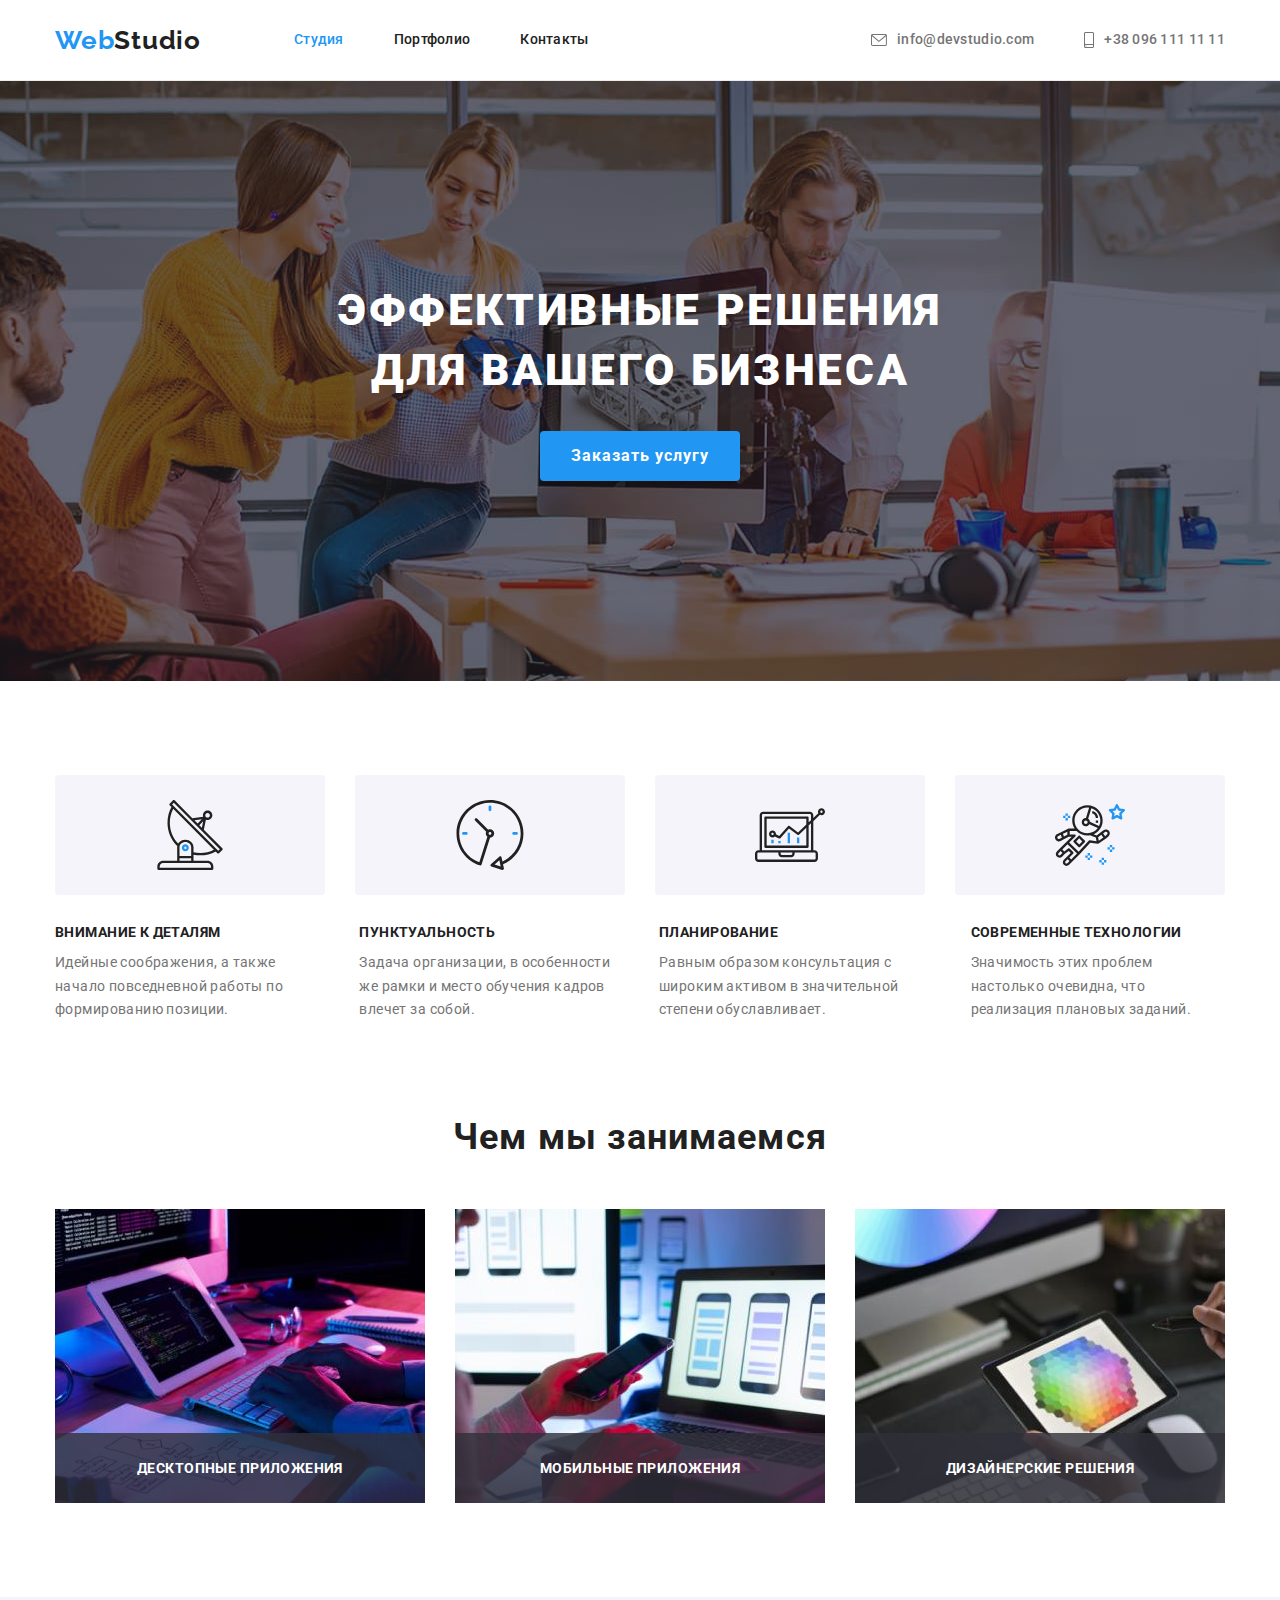
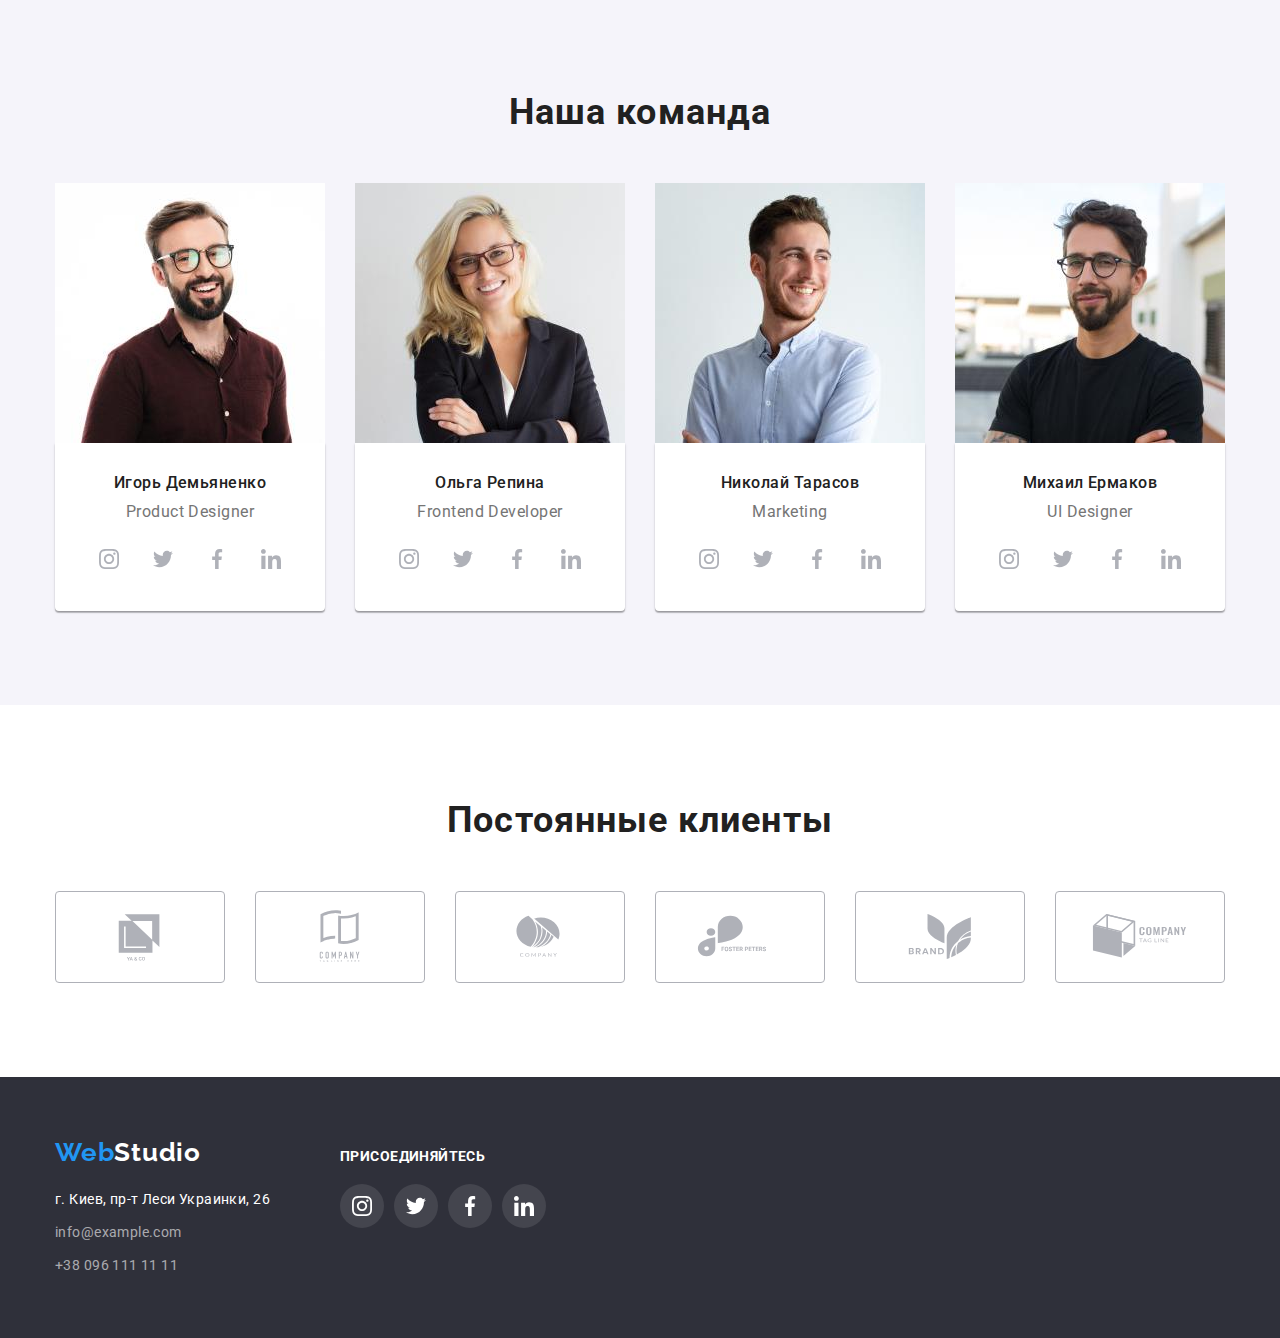
<file: index.html>
<!DOCTYPE html>
<html lang="ru">
<head>
    <meta charset="UTF-8">
    <meta http-equiv="X-UA-Compatible" content="IE=edge">
    <meta name="viewport" content="width=device-width, initial-scale=1.0">
    <title>Document</title> 
    <link rel="preconnect" href="https://fonts.googleapis.com">
    <link rel="preconnect" href="https://fonts.gstatic.com" crossorigin>
    <link href="https://fonts.googleapis.com/css2?family=Raleway:wght@700&family=Roboto:wght@400;500;700;900&display=swap"
      rel="stylesheet">
      <link rel="stylesheet" href="https://cdnjs.cloudflare.com/ajax/libs/modern-normalize/1.1.0/modern-normalize.min.css"
        integrity="sha512-wpPYUAdjBVSE4KJnH1VR1HeZfpl1ub8YT/NKx4PuQ5NmX2tKuGu6U/JRp5y+Y8XG2tV+wKQpNHVUX03MfMFn9Q=="
        crossorigin="anonymous" referrerpolicy="no-referrer" />
    <link rel="stylesheet" href="https://cdnjs.cloudflare.com/ajax/libs/modern-normalize/1.0.0/modern-normalize.min.css" />
    <link rel="stylesheet" href="./css/styles.css">
</head>
<body>
  
  <!-- Header -->
    <header class="header">
      <div class="container nav-container">
        <nav class="header-navigation">
          <a lang="en" class="header-logo" href="">Web<span class="logo-studio" >Studio</span> </a>
                
            <ul class="header-list">
                <li class="header-item">
                  <a class="header-link current" href="./index.html"> Студия</a>
                </li>
                <li class="header-item">
                  <a class="header-link" href="./portfolio.html"> Портфолио</a>
                </li>
                <li class="header-item">
                  <a class="header-link" href="#contact"> Контакты</a>
                </li>
                
            </ul>
        </nav>
        
          <ul class="header-contacts">
            <li class="header-contacts-item">
              <a class="header-contacts-link" href="mailto:info@devstudio.com">
                <svg class="header-contacts-icon" width="16" height="12">
                  <use href="./images/icons.svg#icon-envelope"></use>
                </svg> 
                 info@devstudio.com</a>
            </li>
            <li class="header-contacts-item">
              <a class="header-contacts-link" href="tel:+380961111111">
                <svg class="header-contacts-icon" width="10" height="16">
                  <use href="./images/icons.svg#icon-smartphone"></use>
                </svg>
                +38 096 111 11 11</a>
            </li>
          </ul>
        
      </div>
    </header>
    <main>

    <!-- Hero -->
    
      <section class="hero">
        <div class="container">
        <h1 class="hero-title">Эффективные решения для вашего бизнеса</h1>
        <button class="hero-button" type="button" data-modal-open>Заказать услугу</button>
        </div>
      </section>

    

    <!-- About -->

        <section class="section">
          <div class="container">
              <h2 class="visually-hidden">Наши умения</h2>
              <ul class="about-icons-list">                
                <li class="about-icons-item">
                  <a href="" class="about-icons-link">
                    <svg class="about-icons-icon" width="70" height="70">
                      <use href="./images/icons.svg#icon-antenna-1">
                      </use>
                    </svg>
                  </a>
                </li>
                <li class="about-icons-item">
                  <a href="" class="about-icons-link">
                    <svg class="about-icons-icon" width="70" height="70">
                      <use href="./images/icons.svg#icon-clock-1">
                      </use>
                    </svg>
                  </a>
                </li>
                <li class="about-icons-item">
                  <a href="" class="about-icons-link">
                    <svg class="about-icons-icon" width="70" height="70">
                      <use href="./images/icons.svg#icon-diagram-1">
                      </use>
                    </svg>
                  </a>
                </li>
                <li class="about-icons-item">
                  <a href="" class="about-icons-link">
                    <svg class="about-icons-icon" width="70" height="70">
                      <use href="./images/icons.svg#icon-astronaut-1">
                      </use>
                    </svg>
                  </a>
                </li>
              
              </ul>
            <ul class="about-list">
              <li class="about-item">
                
                <h3 class="about-title">Внимание к деталям</h3>
                <p class="about-text">Идейные соображения, а также начало повседневной работы по формированию позиции.</p>
              </li>
              <li class="about-item">
                <h3 class="about-title">Пунктуальность</h3>
                <p class="about-text">Задача организации, в особенности же рамки и место обучения кадров влечет за собой.</p>
              </li>
              <li class="about-item">
                <h3 class="about-title">Планирование</h3>
                <p class="about-text">Равным образом консультация с широким активом в значительной степени обуславливает.</p>
              </li>
              <li class="about-item">
                <h3 class="about-title">Современные технологии</h3>
                <p class="about-text">Значимость этих проблем настолько очевидна, что реализация плановых заданий.</p> 
              </li>
            </ul>
          </div>
        </section>

      <!-- Our works -->

      <section class="section work-section">
        <div class="container">
          <h2 class="works-title">Чем мы занимаемся</h2>
            <ul class="works-list">
                      
              <li class="works-item"><img src="./images/img_work_1.jpg" alt="наша работа1" width="370">
                <p class="works-text">десктопные приложения</p>
              </li>
              <li class="works-item"><img src="./images/img_work_2.jpg" alt="наша работа2" width="370">
                <p class="works-text">мобильные приложения</p>
              </li>
              <li class="works-item"><img src="./images/img_work_3.jpg" alt="наша работа3" width="370">
                <p class="works-text">дизайнерские решения</p>
              </li>
            </ul>
        </div>
      </section>

      <!-- Our team -->

      <section class="section team-section">
        <div class="container">
          <h2 class="team-title">Наша команда</h2>
            <ul class="team-list">
              
                <li class="team-item">
                  <img src="./images/img_pd.jpg" alt="Продакт дизайнер" width="270">
                  <div class="crewman-item-bottom">
                    <h3 class="team-name">Игорь Демьяненко</h3>
                    <p class="team-position" lang="en" >Product Designer</p>
                    <ul class="master-social-list" >
                      <li class="master-social-item">
                        <a href="" class="master-social-link">
                          <svg class="master-social-icon" width="20" height="20">
                            <use
                              href="./images/icons.svg#icon-instagram-2">
                            </use>                      
                          </svg>
                        </a>
                      </li>
                      <li class="master-social-item">
                        <a href="" class="master-social-link">
                          <svg class="master-social-icon" width="20" height="20">
                            <use href="./images/icons.svg#icon-twitter-1">
                            </use>
                          </svg>
                        </a>
                      </li>
                      <li class="master-social-item">
                        <a href="" class="master-social-link">
                          <svg class="master-social-icon" width="20" height="20">
                            <use href="./images/icons.svg#icon-facebook-1">
                            </use>
                          </svg>
                        </a>
                      </li>
                      <li class="master-social-item">
                        <a href="" class="master-social-link">
                          <svg class="master-social-icon" width="20" height="20">
                            <use href="./images/icons.svg#icon-linkedin-1">
                            </use>
                          </svg>
                        </a>
                      </li>

                    </ul>
                  </div>
                </li>
              
                <li class="team-item">
                  <img src="./images/img_fd.jpg" alt="Фронтенд дизйнер" width="270">
                  <div class="crewman-item-bottom">
                    <h3 class="team-name">Ольга Репина</h3>
                    <p class="team-position" lang="en" >Frontend Developer</p>
                    <ul class="master-social-list">
                      <li class="master-social-item">
                        <a href="" class="master-social-link">
                          <svg class="master-social-icon" width="20" height="20">
                            <use href="./images/icons.svg#icon-instagram-2">
                            </use>
                          </svg>
                        </a>
                      </li>
                      <li class="master-social-item">
                        <a href="" class="master-social-link">
                          <svg class="master-social-icon" width="20" height="20">
                            <use href="./images/icons.svg#icon-twitter-1">
                            </use>
                          </svg>
                        </a>
                      </li>
                      <li class="master-social-item">
                        <a href="" class="master-social-link">
                          <svg class="master-social-icon" width="20" height="20">
                            <use href="./images/icons.svg#icon-facebook-1">
                            </use>
                          </svg>
                        </a>
                      </li>
                      <li class="master-social-item">
                        <a href="" class="master-social-link">
                          <svg class="master-social-icon" width="20" height="20">
                            <use href="./images/icons.svg#icon-linkedin-1">
                            </use>
                          </svg>
                        </a>
                      </li>
                    
                    </ul>
                  </div>
                </li>
                <li class="team-item">
                  <img src="./images/img_mk.jpg" alt="Маркетинг" width="270">
                  <div class="crewman-item-bottom">
                  <h3 class="team-name">Николай Тарасов</h3>
                  <p class="team-position" lang="en" >Marketing</p>
                  <ul class="master-social-list">
                    <li class="master-social-item">
                      <a href="" class="master-social-link">
                        <svg class="master-social-icon" width="20" height="20">
                          <use href="./images/icons.svg#icon-instagram-2">
                          </use>
                        </svg>
                      </a>
                    </li>
                    <li class="master-social-item">
                      <a href="" class="master-social-link">
                        <svg class="master-social-icon" width="20" height="20">
                          <use href="./images/icons.svg#icon-twitter-1">
                          </use>
                        </svg>
                      </a>
                    </li>
                    <li class="master-social-item">
                      <a href="" class="master-social-link">
                        <svg class="master-social-icon" width="20" height="20">
                          <use href="./images/icons.svg#icon-facebook-1">
                          </use>
                        </svg>
                      </a>
                    </li>
                    <li class="master-social-item">
                      <a href="" class="master-social-link">
                        <svg class="master-social-icon" width="20" height="20">
                          <use href="./images/icons.svg#icon-linkedin-1">
                          </use>
                        </svg>
                      </a>
                    </li>
                  
                  </ul>
                  </div>
                </li>
                <li class="team-item">
                  <img src="./images/img_ui.jpg" alt="Интерфейс дизайнер" width="270">
                  <div class="crewman-item-bottom">
                    <h3 class="team-name">Михаил Ермаков</h3>
                    <p class="team-position" lang="en" >UI Designer</p>
                    <ul class="master-social-list">
                      <li class="master-social-item">
                        <a href="" class="master-social-link">
                          <svg class="master-social-icon" width="20" height="20">
                            <use href="./images/icons.svg#icon-instagram-2">
                            </use>
                          </svg>
                        </a>
                      </li>
                      <li class="master-social-item">
                        <a href="" class="master-social-link">
                          <svg class="master-social-icon" width="20" height="20">
                            <use href="./images/icons.svg#icon-twitter-1">
                            </use>
                          </svg>
                        </a>
                      </li>
                      <li class="master-social-item">
                        <a href="" class="master-social-link">
                          <svg class="master-social-icon" width="20" height="20">
                            <use href="./images/icons.svg#icon-facebook-1">
                            </use>
                          </svg>
                        </a>
                      </li>
                      <li class="master-social-item">
                        <a href="" class="master-social-link">
                          <svg class="master-social-icon" width="20" height="20">
                            <use href="./images/icons.svg#icon-linkedin-1">
                            </use>
                          </svg>
                        </a>
                      </li>
                    
                    </ul>
                  </div>
                </li>
            
            </ul>
        </div>
      </section>
      <section class="section">
        <div class="container">
          <h2 class="customers-title">Постоянные клиенты</h2>
          <ul class="customers-list">
            <li class="customers-item">
              <a href="" class="customers-link">
                <svg class="customers-icon" width="106" height="60">
                  <use href="./images/icons.svg#icon-Logo-1">
                  </use>
                </svg>
              </a>
            </li>
            <li class="customers-item">
              <a href="" class="customers-link">
                <svg class="customers-icon" width="106" height="60">
                  <use href="./images/icons.svg#icon-Logo-2">
                  </use>
                </svg>
              </a>
            </li>
            <li class="customers-item">
              <a href="" class="customers-link">
                <svg class="customers-icon" width="106" height="60">
                  <use href="./images/icons.svg#icon-Logo-3">
                  </use>
                </svg>
              </a>
            </li>            
            <li class="customers-item">
              <a href="" class="customers-link">
                <svg class="customers-icon" width="106" height="60">
                  <use href="./images/icons.svg#icon-Logo-4">
                  </use>
                </svg>
              </a>
            </li>
            <li class="customers-item">
              <a href="" class="customers-link">
                <svg class="customers-icon" width="106" height="60">
                  <use href="./images/icons.svg#icon-Logo-5">
                  </use>
                </svg>
              </a>
            </li>
            <li class="customers-item">
              <a href="" class="customers-link">
                <svg class="customers-icon" width="106" height="60">
                  <use href="./images/icons.svg#icon-Logo-6">
                  </use>
                </svg>
              </a>
            </li>
          
          </ul>
        </div>
      </section>
      </main>

      <!-- Footer -->

        <footer class="footer" id="contact" >
          <div class="container footer-container">
            <div class="address-box">
              <a lang="en" class="footer-logo" href="">Web<span class="footer-logo-studio">Studio</span></a>
              
              <address class="footer-address">
                <ul class="footer-contacts">
                  <li class="footer-contacts-item" >
                    <a class="footer-map"
                      href="https://goo.gl/maps/VZ49UgYhJQWMEwJX7" target="_blank" rel="noopener noreferrer">г. Киев, пр-т Леси Украинки, 26
                    </a>
                  </li>
                  <li class="footer-contacts-item" ><a class="footer-mail" href="mailto:info@example.com">info@example.com</a></li>
                  <li class="footer-contacts-item" ><a class="footer-tel" href="tel:+380961111111">+38 096 111 11 11</a></li>
                </ul>
              </address>  
            </div>
            <div class="social-box">
              <h3 class="social-title">ПРИСОЕДИНЯЙТЕСЬ</h3>
              <ul class="footer-social-list">
                <li class="footer-social-item">
                  <a href="" class="footer-social-link">
                    <svg class="footer-social-icon" width="20" height="20">
                      <use href="./images/icons.svg#icon-instagram-2">
                      </use>
                    </svg>
                  </a>
                </li>
                <li class="footer-social-item">
                  <a href="" class="footer-social-link">
                    <svg class="footer-social-icon" width="20" height="20">
                      <use href="./images/icons.svg#icon-twitter-1">
                      </use>
                    </svg>
                  </a>
                </li>
                <li class="footer-social-item">
                  <a href="" class="footer-social-link">
                    <svg class="footer-social-icon" width="20" height="20">
                      <use href="./images/icons.svg#icon-facebook-1">
                      </use>
                    </svg>
                  </a>
                </li>
                <li class="footer-social-item">
                  <a href="" class="footer-social-link">
                    <svg class="footer-social-icon" width="20" height="20">
                      <use href="./images/icons.svg#icon-linkedin-1">
                      </use>
                    </svg>
                  </a>
                </li>              
              </ul>
            </div>
          </div>
          
        </footer>

        <!-- Modal windows -->

        <div class="backdrop is-hidden" data-modal>
          <div class="modal">
            <button type="button" class="modal-close" data-modal-close >
              <svg class="modal-close-icon" width="18" height="18">
                <use href="./images/icons.svg#icon-close">
                  
                </use>
              </svg>
            </button>
          </div>
        </div>

      <script src="./js/modal.js"></script>
</body>
</html>
</file>
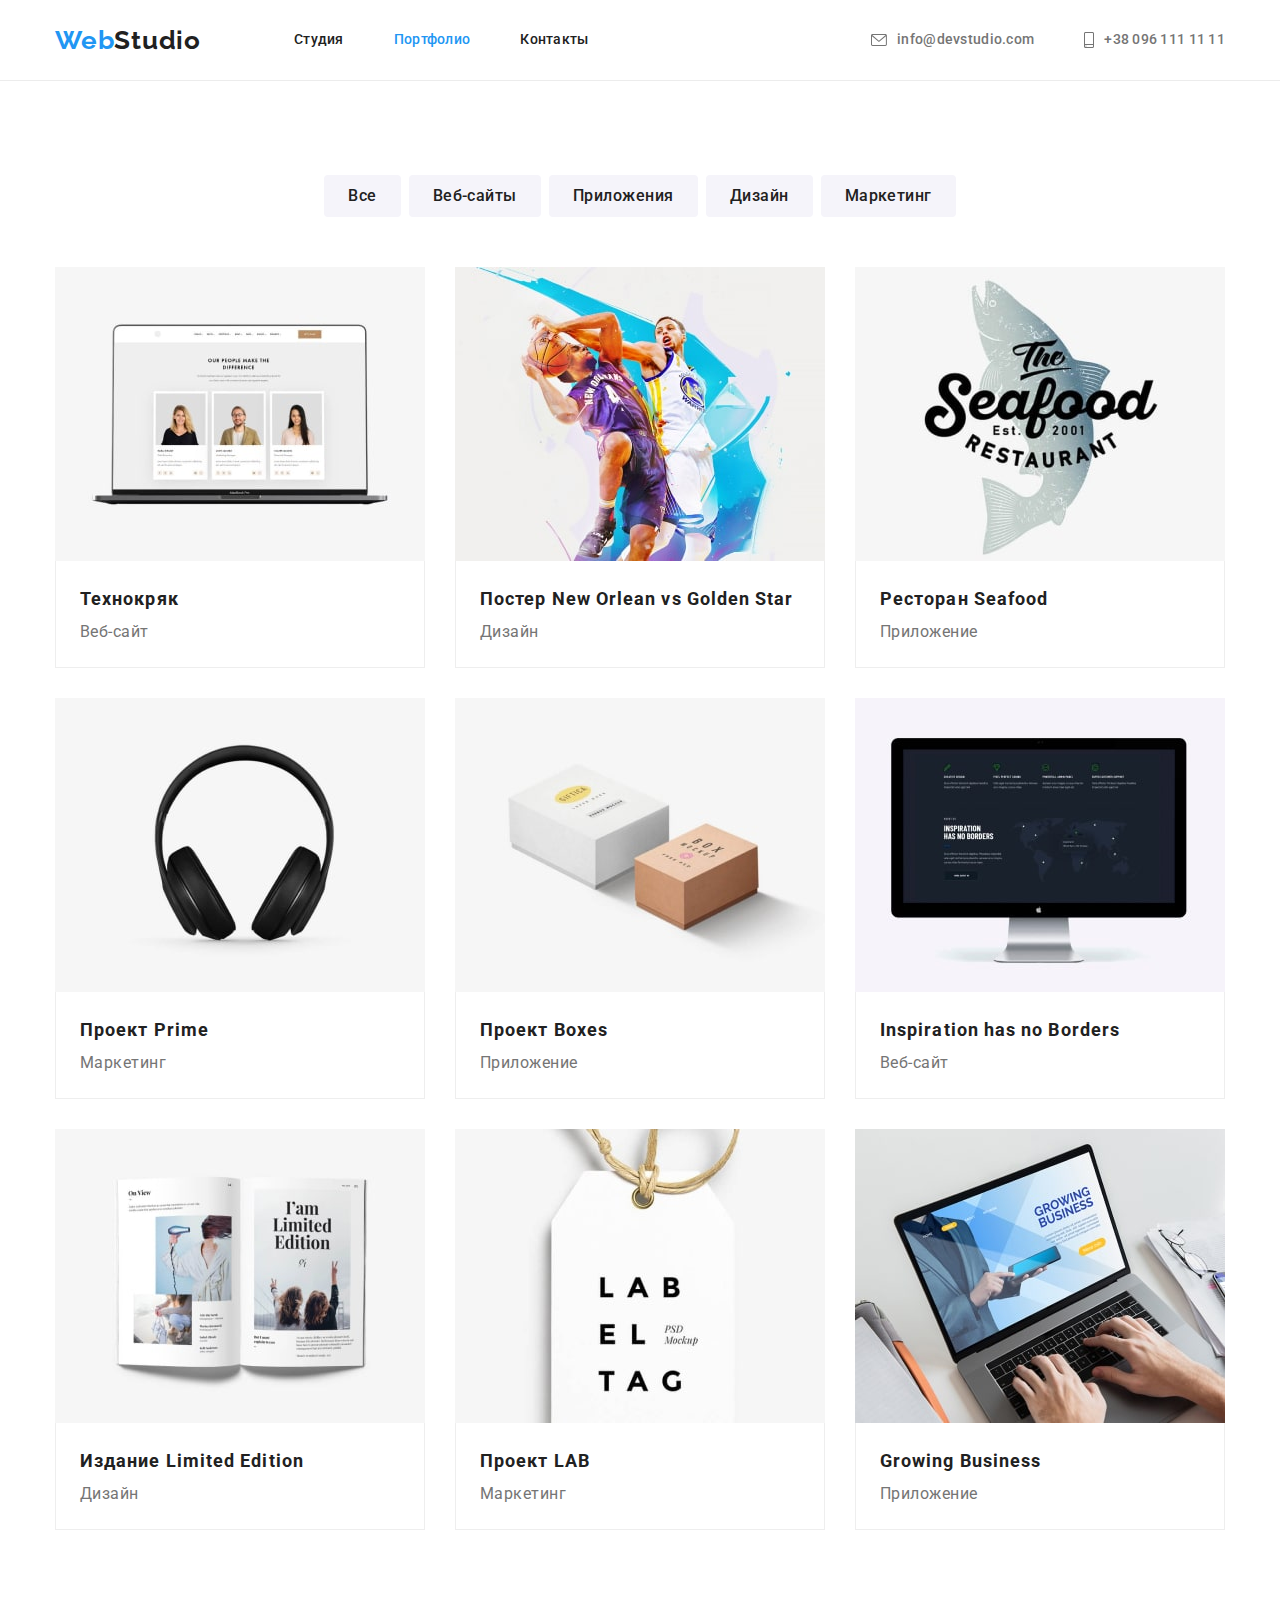
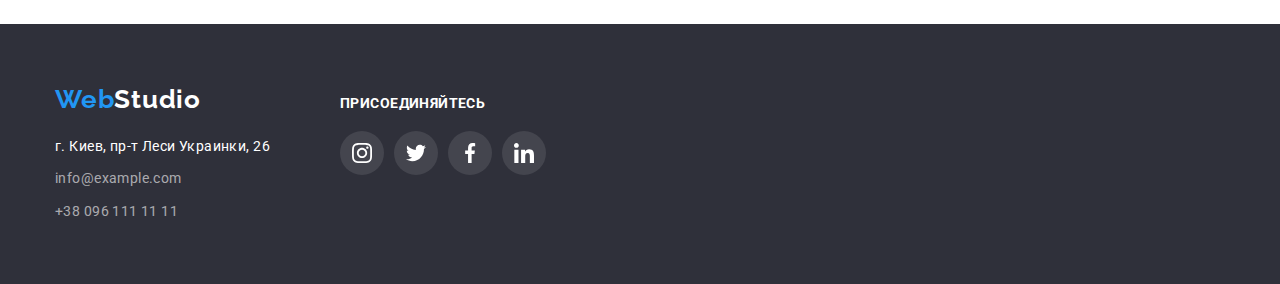
<file: portfolio.html>
<!DOCTYPE html>
<html lang="ru">

<head>
    <meta charset="UTF-8">
    <meta http-equiv="X-UA-Compatible" content="IE=edge">
    <meta name="viewport" content="width=device-width, initial-scale=1.0">
    <title>Document</title>    
    <link rel="preconnect" href="https://fonts.googleapis.com">
    <link rel="preconnect" href="https://fonts.gstatic.com" crossorigin>
    <link
        href="https://fonts.googleapis.com/css2?family=Raleway:wght@700&family=Roboto:wght@400;500;700;900&display=swap"
        rel="stylesheet">
        <link rel="stylesheet" href="https://cdnjs.cloudflare.com/ajax/libs/modern-normalize/1.1.0/modern-normalize.min.css"
            integrity="sha512-wpPYUAdjBVSE4KJnH1VR1HeZfpl1ub8YT/NKx4PuQ5NmX2tKuGu6U/JRp5y+Y8XG2tV+wKQpNHVUX03MfMFn9Q=="
            crossorigin="anonymous" referrerpolicy="no-referrer" />
    <link rel="stylesheet" href="https://cdnjs.cloudflare.com/ajax/libs/modern-normalize/1.0.0/modern-normalize.min.css" />
    <link rel="stylesheet" href="./css/styles.css">
</head>
<body>
    <!-- Header -->
    <header class="header">
        <div class="container nav-container">
            <nav class="header-navigation">
                <a lang="en" class="header-logo" href="">Web<span class="logo-studio">Studio</span> </a>
    
                <ul class="header-list">
                    <li class="header-item">
                        <a class="header-link " href="./index.html"> Студия</a>
                    </li>
                    <li class="header-item">
                        <a class="header-link current" href="./portfolio.html"> Портфолио</a>
                    </li>
                    <li class="header-item">
                        <a class="header-link" href="#contact"> Контакты</a>
                    </li>
    
                </ul>
            </nav>
    
            <ul class="header-contacts">
                <li class="header-contacts-item">
                    <a class="header-contacts-link" href="mailto:info@devstudio.com">
                        <svg class="header-contacts-icon" width="16" height="12">
                            <use href="./images/icons.svg#icon-envelope"></use>
                        </svg>
                        info@devstudio.com</a>
                </li>
                <li class="header-contacts-item">
                    <a class="header-contacts-link" href="tel:+380961111111">
                        <svg class="header-contacts-icon" width="10" height="16">
                            <use href="./images/icons.svg#icon-smartphone"></use>
                        </svg>
                        +38 096 111 11 11</a>
                </li>
            </ul>
    
        </div>
    </header>
    <main>

        <!-- Navigation -->
        <section class="section">
            <div class="container">
                <h1 class="visually-hidden">Навигация по сайту</h1>
                <ul class="navigation-list">
                    <li class="navigation-item"><button class="navigation-button" type="button">Все</button></li>
                    <li class="navigation-item"><button class="navigation-button" type="button">Веб-сайты</button></li>
                    <li class="navigation-item"><button class="navigation-button" type="button">Приложения</button></li>
                    <li class="navigation-item"><button class="navigation-button" type="button">Дизайн</button></li>
                    <li class="navigation-item"><button class="navigation-button" type="button">Маркетинг</button></li>
                </ul>
                <ul class="offers-list">
                    <li class="offers-item">
                        <a class="offers-link" href="">
                            <div class="offers-popup-block">
                                <img src="./images/img1-min.jpg" alt="Технокряк" width="370">
                                <p class="offers-popup-text">Технокряк это современная площадка распространения коронавируса. Компании используют эту платформу для цифрового
                                шпионажа и атак на защищённые сервера конкурентов.</p>
                            </div>
                            <div class="offers-item-bottom">
                                <h2 class="offers-title">Технокряк</h2>
                                <p class="offers-text">Веб-сайт</p>
                            </div>
                        </a>
                    </li>
                    <li class="offers-item">
                        <a class="offers-link" href="">
                            <div class="offers-popup-block">
                            <img src="./images/img2-min.jpg" alt="Постер New Orlean vs Golden Star" width="370">
                            <p class="offers-popup-text">Технокряк это современная площадка распространения коронавируса. Компании используют эту
                                платформу для цифрового
                                шпионажа и атак на защищённые сервера конкурентов.</p>
                                </div>
                            <div class="offers-item-bottom">
                                <h2 class="offers-title">Постер New Orlean vs Golden Star</h2>
                                <p class="offers-text">Дизайн</p>
                            </div>
                        </a>
                    </li>
                    <li class="offers-item">
                        <a class="offers-link" href="">
                            <div class="offers-popup-block">
                            <img src="./images/img3-min.jpg" alt="Ресторан Seafood" width="370">
                            <p class="offers-popup-text">Технокряк это современная площадка распространения коронавируса. Компании используют эту
                                платформу для цифрового
                                шпионажа и атак на защищённые сервера конкурентов.</p>
                                </div>
                            <div class="offers-item-bottom">
                                <h2 class="offers-title">Ресторан Seafood</h2>
                                <p class="offers-text">Приложение</p>
                            </div>
                        </a>
                    </li>
                    <li class="offers-item">
                        <a class="offers-link" href="">
                            <div class="offers-popup-block">
                            <img src="./images/img4-min.jpg" alt="Проект Prime" width="370">
                            <p class="offers-popup-text">Технокряк это современная площадка распространения коронавируса. Компании используют эту
                                платформу для цифрового
                                шпионажа и атак на защищённые сервера конкурентов.</p>
                                </div>
                            <div class="offers-item-bottom">
                                <h2 class="offers-title">Проект Prime</h2>
                                <p class="offers-text">Маркетинг</p>
                            </div>
                        </a>
                    </li>
                    <li class="offers-item">
                        <a class="offers-link" href="">
                            <div class="offers-popup-block">
                            <img src="./images/img5-min.jpg" alt="Проект Boxes" width="370">
                            <p class="offers-popup-text">Технокряк это современная площадка распространения коронавируса. Компании используют эту
                                платформу для цифрового
                                шпионажа и атак на защищённые сервера конкурентов.</p>
                                </div>
                            <div class="offers-item-bottom">
                                <h2 class="offers-title">Проект Boxes</h2>
                                <p class="offers-text">Приложение</p>
                            </div>
                        </a>
                    </li>
                    <li class="offers-item">
                        <a class="offers-link" href="">
                            <div class="offers-popup-block">
                            <img src="./images/img6-min.jpg" alt="Inspiration has no Borders" width="370">
                            <p class="offers-popup-text">Технокряк это современная площадка распространения коронавируса. Компании используют эту
                                платформу для цифрового
                                шпионажа и атак на защищённые сервера конкурентов.</p>
                                </div>
                            <div class="offers-item-bottom">
                                <h2 class="offers-title">Inspiration has no Borders</h2>
                                <p class="offers-text">Веб-сайт</p>
                            </div>
                        </a>
                    </li>
                    <li class="offers-item">
                        <a class="offers-link" href="">
                            <div class="offers-popup-block">
                            <img src="./images/img7-min.jpg" alt="Издание Limited Edition" width="370">
                            <p class="offers-popup-text">Технокряк это современная площадка распространения коронавируса. Компании используют эту
                                платформу для цифрового
                                шпионажа и атак на защищённые сервера конкурентов.</p>
                                </div>
                            <div class="offers-item-bottom">
                                <h2 class="offers-title">Издание Limited Edition</h2>
                                <p class="offers-text">Дизайн</p>
                            </div>
                        </a>
                    </li>
                    <li class="offers-item">
                        <a class="offers-link" href="">
                            <div class="offers-popup-block">
                            <img src="./images/img8-min.jpg" alt="Проект LAB" width="370">
                            <p class="offers-popup-text">Технокряк это современная площадка распространения коронавируса. Компании используют эту
                                платформу для цифрового
                                шпионажа и атак на защищённые сервера конкурентов.</p>
                                </div>
                            <div class="offers-item-bottom">
                                <h2 class="offers-title">Проект LAB</h2>
                                <p class="offers-text">Маркетинг</p>
                            </div>
                        </a>
                    </li>
                    <li class="offers-item">
                        <a class="offers-link" href="">
                            <div class="offers-popup-block">
                            <img src="./images/img9-min.jpg" alt="Growing Business" width="370">
                            <p class="offers-popup-text">Технокряк это современная площадка распространения коронавируса. Компании используют эту
                                платформу для цифрового
                                шпионажа и атак на защищённые сервера конкурентов.</p>
                                </div>
                            <div class="offers-item-bottom">
                                <h2 class="offers-title">Growing Business</h2>
                                <p class="offers-text">Приложение</p>
                            </div>
                        </a>
                    </li>
                </ul>
            </div>
        </section>

        <!-- Items -->
       
    </main>

    <!-- Footer -->
    <footer class="footer" id="contact">
        <div class="container footer-container">
            <div class="address-box">
                <a lang="en" class="footer-logo" href="">Web<span class="footer-logo-studio">Studio</span></a>
    
                <address class="footer-address">
                    <ul class="footer-contacts">
                        <li class="footer-contacts-item">
                            <a class="footer-map" href="https://goo.gl/maps/VZ49UgYhJQWMEwJX7" target="_blank"
                                rel="noopener noreferrer">г. Киев, пр-т Леси Украинки, 26
                            </a>
                        </li>
                        <li class="footer-contacts-item"><a class="footer-mail"
                                href="mailto:info@example.com">info@example.com</a></li>
                        <li class="footer-contacts-item"><a class="footer-tel" href="tel:+380961111111">+38 096 111 11
                                11</a></li>
                    </ul>
                </address>
            </div>
            <div class="social-box">
                <h3 class="social-title">ПРИСОЕДИНЯЙТЕСЬ</h3>
                <ul class="footer-social-list">
                    <li class="footer-social-item">
                        <a href="" class="footer-social-link">
                            <svg class="footer-social-icon" width="20" height="20">
                                <use href="./images/icons.svg#icon-instagram-2">
                                </use>
                            </svg>
                        </a>
                    </li>
                    <li class="footer-social-item">
                        <a href="" class="footer-social-link">
                            <svg class="footer-social-icon" width="20" height="20">
                                <use href="./images/icons.svg#icon-twitter-1">
                                </use>
                            </svg>
                        </a>
                    </li>
                    <li class="footer-social-item">
                        <a href="" class="footer-social-link">
                            <svg class="footer-social-icon" width="20" height="20">
                                <use href="./images/icons.svg#icon-facebook-1">
                                </use>
                            </svg>
                        </a>
                    </li>
                    <li class="footer-social-item">
                        <a href="" class="footer-social-link">
                            <svg class="footer-social-icon" width="20" height="20">
                                <use href="./images/icons.svg#icon-linkedin-1">
                                </use>
                            </svg>
                        </a>
                    </li>
                </ul>
            </div>
        </div>
    
    </footer>
</body>
</html>
</file>
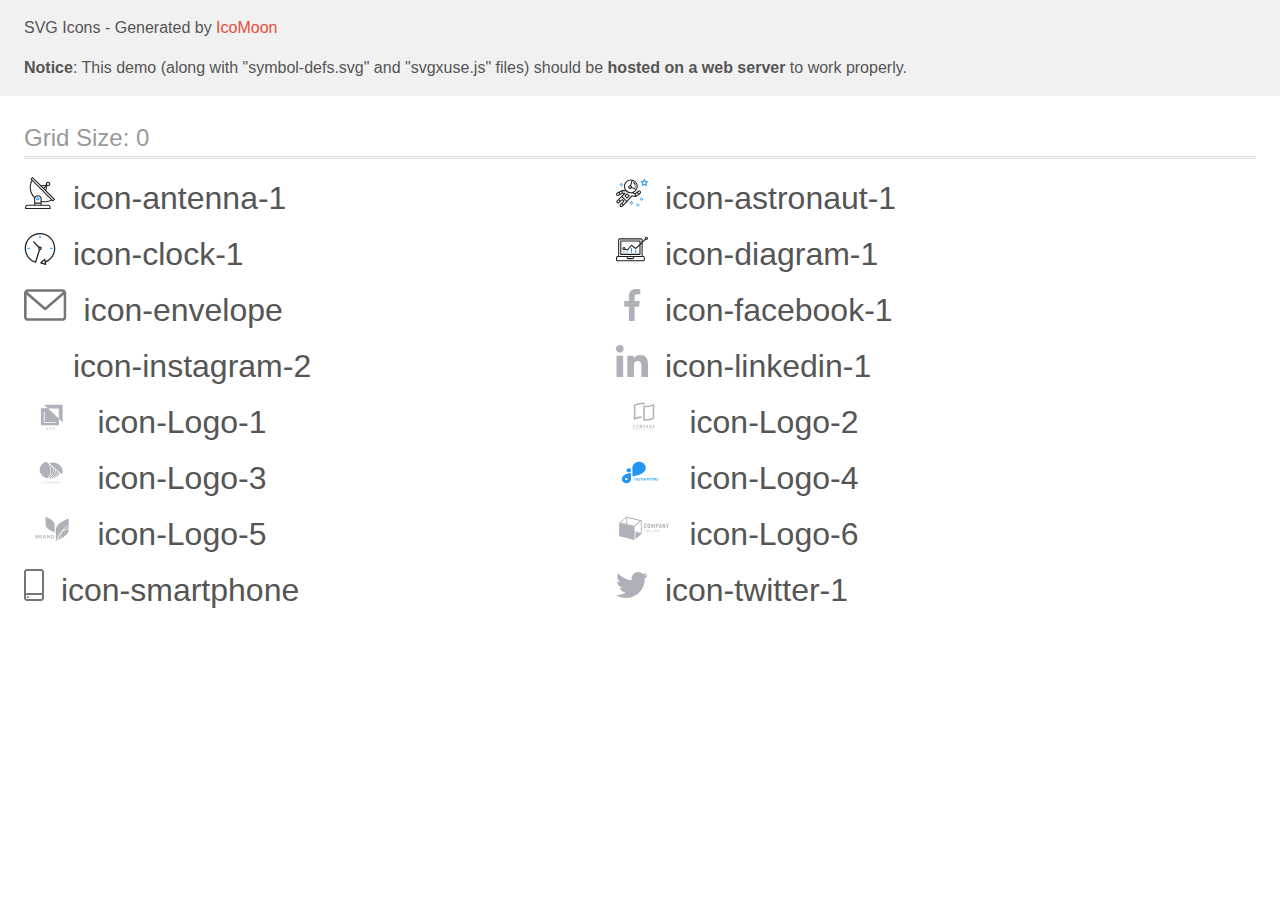
<file: images/1/demo-external-svg.html>
<!doctype html>
<html>
<head>
    <title>IcoMoon - SVG Icons</title>
    <meta charset="utf-8">
    <meta name="viewport" content="width=device-width, initial-scale=1">
    <link rel="stylesheet" href="demo-files/demo.css">
    <link rel="stylesheet" href="style.css">
</head>
<body>
<header class="bgc1 clearfix">
<div class="mhl">
    <p>SVG Icons - Generated by <a href="https://icomoon.io/app">IcoMoon</a></p><p><strong>Notice</strong>: This demo (along with "symbol-defs.svg" and "svgxuse.js" files) should be <b>hosted on a web server</b> to work properly.</p>
</div>
</header>
    <div class="clearfix mhl ptl">
        <h1 class="mvm mtn fgc1">Grid Size: 0</h1>
        <div class="glyph fs1">
            <div class="clearfix pbs">
                <svg class="icon icon-antenna-1"><use xlink:href="symbol-defs.svg#icon-antenna-1"></use></svg><span class="name"> icon-antenna-1</span>
            </div>
        </div>
        <div class="glyph fs1">
            <div class="clearfix pbs">
                <svg class="icon icon-astronaut-1"><use xlink:href="symbol-defs.svg#icon-astronaut-1"></use></svg><span class="name"> icon-astronaut-1</span>
            </div>
        </div>
        <div class="glyph fs1">
            <div class="clearfix pbs">
                <svg class="icon icon-clock-1"><use xlink:href="symbol-defs.svg#icon-clock-1"></use></svg><span class="name"> icon-clock-1</span>
            </div>
        </div>
        <div class="glyph fs1">
            <div class="clearfix pbs">
                <svg class="icon icon-diagram-1"><use xlink:href="symbol-defs.svg#icon-diagram-1"></use></svg><span class="name"> icon-diagram-1</span>
            </div>
        </div>
        <div class="glyph fs1">
            <div class="clearfix pbs">
                <svg class="icon icon-envelope"><use xlink:href="symbol-defs.svg#icon-envelope"></use></svg><span class="name"> icon-envelope</span>
            </div>
        </div>
        <div class="glyph fs1">
            <div class="clearfix pbs">
                <svg class="icon icon-facebook-1"><use xlink:href="symbol-defs.svg#icon-facebook-1"></use></svg><span class="name"> icon-facebook-1</span>
            </div>
        </div>
        <div class="glyph fs1">
            <div class="clearfix pbs">
                <svg class="icon icon-instagram-2"><use xlink:href="symbol-defs.svg#icon-instagram-2"></use></svg><span class="name"> icon-instagram-2</span>
            </div>
        </div>
        <div class="glyph fs1">
            <div class="clearfix pbs">
                <svg class="icon icon-linkedin-1"><use xlink:href="symbol-defs.svg#icon-linkedin-1"></use></svg><span class="name"> icon-linkedin-1</span>
            </div>
        </div>
        <div class="glyph fs1">
            <div class="clearfix pbs">
                <svg class="icon icon-Logo-1"><use xlink:href="symbol-defs.svg#icon-Logo-1"></use></svg><span class="name"> icon-Logo-1</span>
            </div>
        </div>
        <div class="glyph fs1">
            <div class="clearfix pbs">
                <svg class="icon icon-Logo-2"><use xlink:href="symbol-defs.svg#icon-Logo-2"></use></svg><span class="name"> icon-Logo-2</span>
            </div>
        </div>
        <div class="glyph fs1">
            <div class="clearfix pbs">
                <svg class="icon icon-Logo-3"><use xlink:href="symbol-defs.svg#icon-Logo-3"></use></svg><span class="name"> icon-Logo-3</span>
            </div>
        </div>
        <div class="glyph fs1">
            <div class="clearfix pbs">
                <svg class="icon icon-Logo-4"><use xlink:href="symbol-defs.svg#icon-Logo-4"></use></svg><span class="name"> icon-Logo-4</span>
            </div>
        </div>
        <div class="glyph fs1">
            <div class="clearfix pbs">
                <svg class="icon icon-Logo-5"><use xlink:href="symbol-defs.svg#icon-Logo-5"></use></svg><span class="name"> icon-Logo-5</span>
            </div>
        </div>
        <div class="glyph fs1">
            <div class="clearfix pbs">
                <svg class="icon icon-Logo-6"><use xlink:href="symbol-defs.svg#icon-Logo-6"></use></svg><span class="name"> icon-Logo-6</span>
            </div>
        </div>
        <div class="glyph fs1">
            <div class="clearfix pbs">
                <svg class="icon icon-smartphone"><use xlink:href="symbol-defs.svg#icon-smartphone"></use></svg><span class="name"> icon-smartphone</span>
            </div>
        </div>
        <div class="glyph fs1">
            <div class="clearfix pbs">
                <svg class="icon icon-twitter-1"><use xlink:href="symbol-defs.svg#icon-twitter-1"></use></svg><span class="name"> icon-twitter-1</span>
            </div>
        </div>
  </div>
<script defer src="svgxuse.js"></script>
</body>
</html>
</file>
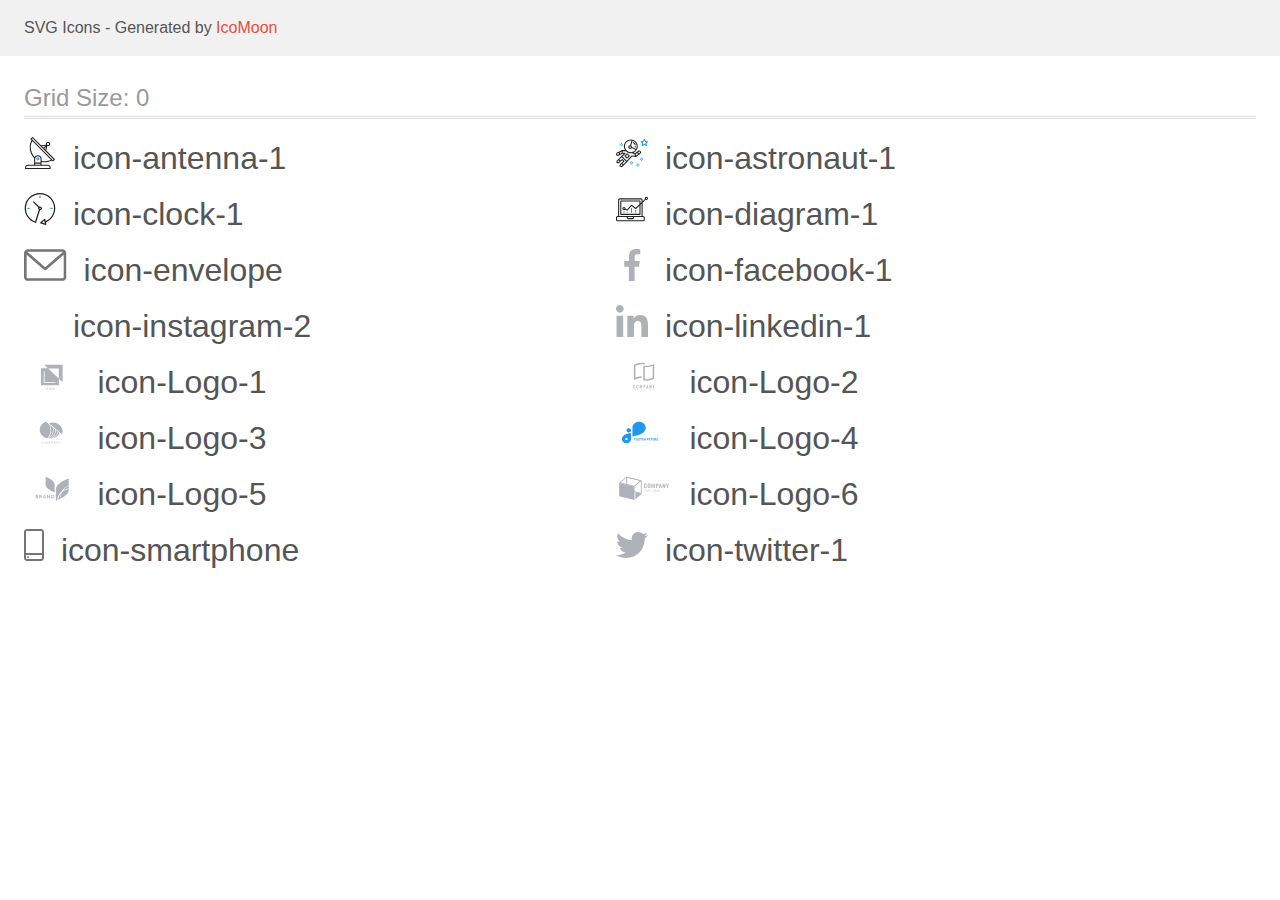
<file: images/1/demo.html>
<!doctype html>
<html>
<head>
    <title>IcoMoon - SVG Icons</title>
    <meta charset="utf-8">
    <meta name="viewport" content="width=device-width, initial-scale=1">
    <link rel="stylesheet" href="demo-files/demo.css">
    <link rel="stylesheet" href="style.css">
</head>
<body>
<svg aria-hidden="true" style="position: absolute; width: 0; height: 0; overflow: hidden;" version="1.1" xmlns="http://www.w3.org/2000/svg" xmlns:xlink="http://www.w3.org/1999/xlink">
<defs>
<symbol id="icon-antenna-1" viewBox="0 0 32 32">
<path fill="#212121" style="fill: var(--color1, #212121)" d="M30.773 22.098l-8.443-8.505 0.937-4.616c0.225 0.090 0.485 0.144 0.758 0.146h0.007c0.008 0 0.017 0 0.026 0 1.192 0 2.159-0.967 2.159-2.159s-0.967-2.159-2.159-2.159c-1.192 0-2.159 0.967-2.159 2.159 0 0.259 0.046 0.508 0.13 0.739l-0.005-0.015-4.96 0.606-8.091-8.133c-0.096-0.098-0.229-0.159-0.376-0.16h-0c-0.14 0.001-0.274 0.057-0.373 0.155l-1.512 1.504c-0.096 0.097-0.156 0.23-0.156 0.377s0.060 0.281 0.156 0.377v0l0.814 0.825c-1.143 2.062-1.816 4.522-1.816 7.139 0 4.106 1.656 7.824 4.336 10.525l-0.001-0.001c0.043 0.041 0.092 0.074 0.146 0.097-0.032 0.164-0.051 0.353-0.052 0.546v6.188h-6.4c-1.472 0.001-2.666 1.194-2.667 2.666v1.067c0 0.295 0.239 0.534 0.534 0.534h24.534c0.294 0 0.533-0.239 0.533-0.534v-1.067c-0.002-1.472-1.195-2.665-2.666-2.666h-6.4v-2.742c1.003 0.21 2.024 0.317 3.049 0.32 2.58-0.003 5.005-0.663 7.117-1.822l-0.077 0.039 0.818 0.823c0.099 0.101 0.235 0.159 0.376 0.16 0.14-0.001 0.274-0.057 0.373-0.155l1.512-1.504c0.096-0.097 0.156-0.23 0.156-0.377s-0.060-0.281-0.156-0.377v0zM23.28 6.233c0.193-0.192 0.459-0.31 0.752-0.31 0.589 0 1.067 0.478 1.067 1.066s-0.477 1.066-1.067 1.066c-0 0-0 0-0 0h-0.004c-0.587-0.003-1.061-0.479-1.061-1.066 0-0.295 0.12-0.563 0.314-0.756l0-0h-0.002zM22.024 9.737l-0.598 2.946-1.175-1.183 1.774-1.763zM21.419 8.835l-1.92 1.909-1.486-1.493 3.406-0.416zM24.004 28.8c0.884 0 1.6 0.716 1.6 1.6v0 0.534h-23.466v-0.534c0-0.884 0.716-1.6 1.6-1.6v0h20.267zM16.538 26.666v1.067h-5.334v-1.067h5.334zM11.204 25.6v-4.053c0-1.294 1.196-2.346 2.667-2.346s2.667 1.053 2.667 2.346v4.053h-5.334zM17.604 23.904v-2.357c0-1.882-1.675-3.413-3.733-3.413-0.017-0-0.038-0-0.058-0-1.353 0-2.54 0.707-3.213 1.771l-0.009 0.016c-2.36-2.482-3.812-5.846-3.812-9.55 0-2.314 0.567-4.496 1.569-6.414l-0.036 0.077 18.602 18.709c-1.823 0.947-3.979 1.502-6.266 1.502-1.079 0-2.128-0.124-3.136-0.357l0.093 0.018zM28.893 23.22l-21.057-21.181 0.754-0.752 7.935 7.98c0.004 0 0.006 0.007 0.010 0.010l13.114 13.191-0.757 0.752z"></path>
<path fill="#2196f3" style="fill: var(--color2, #2196f3)" d="M13.876 20.267h-0.005c-0.001 0-0.002 0-0.002 0-0.884 0-1.6 0.716-1.6 1.6s0.715 1.599 1.597 1.6h0.005c0.001 0 0.001 0 0.002 0 0.884 0 1.6-0.716 1.6-1.6s-0.715-1.599-1.598-1.6h-0zM14.249 22.245c-0.096 0.096-0.229 0.155-0.376 0.155-0.295 0-0.534-0.239-0.534-0.534s0.238-0.533 0.532-0.533h0c0.293 0.001 0.531 0.239 0.531 0.533 0 0.148-0.060 0.282-0.157 0.378l-0 0h0.005z"></path>
</symbol>
<symbol id="icon-astronaut-1" viewBox="0 0 32 32">
<path fill="#2196f3" style="fill: var(--color2, #2196f3)" d="M31.974 4.524c-0.064-0.191-0.227-0.332-0.427-0.362l-0.003-0-1.911-0.278-0.855-1.731c-0.179-0.365-0.777-0.365-0.956 0l-0.855 1.731-1.911 0.278c-0.26 0.039-0.457 0.26-0.457 0.528 0 0.15 0.062 0.285 0.161 0.382l1.383 1.348-0.326 1.903c-0.034 0.2 0.048 0.402 0.212 0.522 0.166 0.12 0.383 0.135 0.562 0.040l1.709-0.899 1.709 0.899c0.072 0.038 0.157 0.061 0.247 0.061 0.295 0 0.534-0.239 0.534-0.534 0-0.031-0.003-0.062-0.008-0.092l0 0.003-0.326-1.903 1.383-1.348c0.099-0.097 0.161-0.233 0.161-0.382 0-0.059-0.009-0.115-0.027-0.168l0.001 0.004zM29.511 5.851c-0.126 0.122-0.183 0.299-0.153 0.472l0.191 1.114-1-0.526c-0.072-0.039-0.158-0.062-0.249-0.062s-0.177 0.023-0.252 0.063l0.003-0.001-1 0.526 0.191-1.114c0.005-0.027 0.008-0.059 0.008-0.091 0-0.149-0.061-0.285-0.16-0.381l-0-0-0.811-0.79 1.119-0.162c0.174-0.025 0.324-0.134 0.402-0.292l0.5-1.013 0.5 1.013c0.078 0.158 0.228 0.267 0.402 0.292l1.119 0.162-0.809 0.79zM26.134 20.522h-1.067v1.067h1.067v-1.067zM26.134 22.656h-1.067v1.066h1.067v-1.066zM27.2 21.589h-1.067v1.067h1.067v-1.067zM25.067 21.589h-1.067v1.067h1.067v-1.067zM22.4 26.389h-1.067v1.067h1.067v-1.067zM22.4 28.523h-1.067v1.067h1.067v-1.067zM23.467 27.456h-1.067v1.067h1.067v-1.067zM21.334 27.456h-1.067v1.067h1.067v-1.067zM16 24.256h-1.066v1.067h1.066v-1.067zM16 26.389h-1.066v1.067h1.066v-1.067zM17.067 25.322h-1.067v1.067h1.067v-1.067zM14.934 25.322h-1.067v1.067h1.067v-1.067zM5.867 6.122h-1.066v1.066h1.066v-1.066zM5.867 8.256h-1.066v1.066h1.066v-1.066zM6.933 7.189h-1.067v1.067h1.066v-1.067zM4.8 7.189h-1.067v1.067h1.067v-1.067z"></path>
<path fill="#212121" style="fill: var(--color1, #212121)" d="M24.715 14.16c-0.28-0.376-0.698-0.636-1.179-0.703l-0.009-0.001c-0.076-0.012-0.164-0.018-0.254-0.018-0.411 0-0.789 0.139-1.090 0.373l0.004-0.003-1.253 0.96-1.898 1.417-1.358-0.541c2.421-1.086 4.113-3.508 4.113-6.32 0-3.823-3.122-6.934-6.961-6.934s-6.961 3.11-6.961 6.934c0 1.386 0.415 2.674 1.12 3.759l-2.768-0.024c-0.009 0-0.016 0.005-0.023 0.005-0.057 0.003-0.11 0.014-0.159 0.033l0.004-0.001c-0.013 0.005-0.026 0.007-0.038 0.013-0.006 0.003-0.013 0.003-0.019 0.006l-3.233 1.596c-0 0-0.001 0-0.001 0.001l-1.893 0.91c-0.024 0.011-0.045 0.023-0.065 0.036l0.001-0.001c-0.482 0.324-0.795 0.867-0.795 1.483 0 0.297 0.073 0.577 0.201 0.823l-0.005-0.010c0.22 0.424 0.592 0.742 1.043 0.885l0.013 0.003c0.161 0.053 0.345 0.083 0.537 0.083 0.308 0 0.598-0.078 0.851-0.216l-0.009 0.005 1.388-0.738 2.264-1.169 1.357-0.008-5.442 5.415c0 0.001-0.001 0.001-0.001 0.001l-1.339 1.333c-0.303 0.299-0.491 0.714-0.491 1.173 0 0.002 0 0.003 0 0.005v-0c0.002 0.919 0.748 1.664 1.667 1.664 0.001 0 0.002 0 0.002 0h-0c0.428 0 0.854-0.162 1.18-0.485l1.314-1.309 1.741-1.3 0.901 0.897-3.102 3.088c-0.303 0.299-0.491 0.714-0.491 1.173 0 0.001 0 0.003 0 0.004v-0c0 0.445 0.174 0.864 0.49 1.179 0.302 0.3 0.717 0.485 1.176 0.485 0.001 0 0.002 0 0.003 0h-0c0.427 0 0.855-0.162 1.18-0.485l4.488-4.472c0.007-0.006 0.016-0.009 0.022-0.016l5.166-5.658 3.471 0.494c0.025 0.004 0.050 0.006 0.075 0.006 0.064 0 0.127-0.016 0.187-0.038 0.017-0.006 0.032-0.015 0.049-0.023 0.019-0.010 0.039-0.015 0.058-0.027l3.213-2.133c0.012-0.008 0.018-0.021 0.029-0.030 0.013-0.010 0.029-0.014 0.041-0.026l1.271-1.191c0.348-0.326 0.564-0.787 0.564-1.3 0-0.4-0.132-0.769-0.355-1.066l0.003 0.005zM2.13 17.77c-0.098 0.054-0.215 0.086-0.34 0.086-0.078 0-0.153-0.013-0.224-0.036l0.005 0.001c-0.294-0.093-0.504-0.364-0.504-0.683 0-0.235 0.114-0.444 0.289-0.575l0.002-0.001 1.314-0.632 0.316 0.924 0.133 0.389-0.992 0.527zM5.627 15.942l-1.548 0.8-0.255-0.746-0.184-0.537 2.027-1.001-0.040 1.484zM20.727 9.322c0 0.918-0.219 1.785-0.599 2.56l-4.181-1.899c-0.044-0.575-0.342-1.072-0.782-1.384l-0.006-0.004 1.464-4.861c2.377 0.757 4.104 2.975 4.104 5.588zM8.938 9.322c0-3.235 2.644-5.867 5.894-5.867 0.253 0 0.5 0.022 0.745 0.053l-1.432 4.753c-0.019 0-0.037-0.006-0.057-0.006-0 0-0.001 0-0.001 0-1.032 0-1.869 0.835-1.872 1.867v0c0.003 1.031 0.84 1.867 1.872 1.867 0 0 0 0 0.001 0h-0c0.695 0 1.295-0.383 1.618-0.944l3.863 1.755c-1.075 1.447-2.795 2.39-4.737 2.39-3.25 0-5.894-2.632-5.894-5.867zM14.895 10.122c0 0.441-0.362 0.8-0.806 0.8-0 0-0.001 0-0.001 0-0.443 0-0.802-0.358-0.804-0.8v-0c0-0.441 0.361-0.8 0.806-0.8s0.806 0.359 0.806 0.8zM2.464 25.146c-0.11 0.109-0.261 0.176-0.428 0.176s-0.317-0.067-0.427-0.175l0 0c-0.109-0.108-0.176-0.257-0.176-0.422s0.067-0.314 0.176-0.422l0-0 0.962-0.959 0.852 0.848-0.959 0.954zM5.678 28.88c-0.11 0.109-0.261 0.176-0.428 0.176s-0.317-0.067-0.427-0.175l0 0c-0.109-0.108-0.176-0.257-0.176-0.422s0.067-0.314 0.176-0.422l0-0 0.963-0.959 0.852 0.848-0.96 0.955zM9.16 25.411l-0.001 0.001-1.765 1.76-0.852-0.848 1.765-1.757c0.040-0.040 0.065-0.088 0.090-0.136 0.007-0.014 0.020-0.026 0.026-0.040 0.016-0.041 0.019-0.085 0.026-0.128 0.003-0.025 0.014-0.048 0.014-0.073 0-0.035-0.013-0.070-0.020-0.105-0.006-0.032-0.006-0.064-0.019-0.096-0.025-0.053-0.055-0.098-0.092-0.138l0 0c-0.010-0.012-0.014-0.026-0.025-0.038h-0.001s0-0.001-0.001-0.002l-1.607-1.6c-0.017-0.017-0.039-0.024-0.058-0.038-0.025-0.021-0.054-0.040-0.084-0.056l-0.003-0.001c-0.026-0.012-0.058-0.023-0.090-0.031l-0.003-0.001c-0.030-0.009-0.065-0.017-0.101-0.020l-0.002-0c-0.007-0-0.015-0-0.023-0-0.026 0-0.051 0.002-0.075 0.005l0.003-0c-0.036 0.005-0.069 0.009-0.104 0.021s-0.064 0.027-0.094 0.045c-0.020 0.011-0.043 0.015-0.061 0.029l-1.774 1.324-0.901-0.897 2.399-2.386 4.36 4.289-0.928 0.919zM15.979 18.394c-0.016-0.002-0.030 0.004-0.046 0.003-0.008-0-0.017-0.001-0.027-0.001-0.031 0-0.062 0.003-0.092 0.008l0.003-0c-0.070 0.011-0.132 0.035-0.187 0.070l0.002-0.001c-0.030 0.018-0.057 0.037-0.083 0.061-0.013 0.011-0.028 0.016-0.040 0.029l-4.698 5.146-4.328-4.256 2.833-2.818c0.096-0.097 0.156-0.23 0.156-0.377 0-0.295-0.239-0.534-0.534-0.534-0.001 0-0.001 0-0.002 0h0l-2.219 0.013 0.028-1.607 3.104 0.027c1.264 1.297 3.027 2.101 4.978 2.101 0.001 0 0.002 0 0.003 0h-0c0.438 0 0.864-0.046 1.28-0.122 0.040 0.032 0.080 0.064 0.129 0.085l2.41 0.96 0.152 0.758 0.178 0.886-3.003-0.427zM20.020 18.572l-0.313-1.558 1.446-1.080 0.946 1.257-2.080 1.381zM23.773 15.741l-0.837 0.785-0.931-1.236 0.831-0.637c0.155-0.119 0.351-0.168 0.543-0.143 0.193 0.027 0.364 0.128 0.48 0.284 0.088 0.117 0.141 0.265 0.141 0.426 0 0.206-0.087 0.391-0.226 0.521l-0 0z"></path>
<path fill="#212121" style="fill: var(--color1, #212121)" d="M13.602 18.544l-2.143-2.134c-0.096-0.096-0.229-0.155-0.376-0.155s-0.28 0.059-0.376 0.155l-2.143 2.133c-0.097 0.097-0.156 0.23-0.156 0.378s0.060 0.281 0.156 0.378l-0-0 2.142 2.134c0.096 0.096 0.229 0.156 0.376 0.156s0.28-0.059 0.376-0.156v0l2.143-2.134c0.097-0.097 0.157-0.23 0.157-0.378s-0.060-0.281-0.157-0.378l-0-0zM11.083 20.303l-1.387-1.381 1.386-1.381 1.387 1.381-1.387 1.381zM17.164 5.071l-0.258 1.036c0.071 0.018 1.738 0.452 1.738 2.149h1.067c0-2.017-1.666-2.965-2.547-3.184zM19.711 9.322h-1.067v1.066h1.067v-1.066z"></path>
</symbol>
<symbol id="icon-clock-1" viewBox="0 0 32 32">
<path fill="#212121" style="fill: var(--color1, #212121)" d="M31.296 15.301c-0.001-8.452-6.855-15.303-15.308-15.301s-15.303 6.855-15.301 15.308c0.002 6.788 4.422 12.543 10.541 14.545l0.108 0.031c0.061 0.019 0.123 0.029 0.187 0.029 0.12 0 0.238-0.032 0.342-0.094 0.135-0.080 0.236-0.207 0.283-0.357l3.865-12.25c1.054-0.004 1.906-0.859 1.906-1.913 0-1.056-0.856-1.913-1.913-1.913-0.303 0-0.59 0.071-0.845 0.196l0.011-0.005-5.106-5.107c-0.114-0.11-0.271-0.179-0.443-0.179-0.352 0-0.638 0.286-0.638 0.638 0 0.172 0.068 0.328 0.179 0.443l-0-0 5.103 5.109c-0.121 0.241-0.191 0.525-0.191 0.826 0 0.602 0.283 1.137 0.723 1.48l0.004 0.003-3.682 11.673c-7.278-2.681-11.004-10.754-8.324-18.032s10.754-11.004 18.032-8.323c7.278 2.681 11.004 10.754 8.323 18.032-1.345 3.581-4.003 6.406-7.374 7.938l-0.088 0.036-0.398-1.874c-0.063-0.291-0.318-0.506-0.624-0.506-0.164 0-0.313 0.062-0.426 0.163l0.001-0.001-3.837 3.426c-0.132 0.117-0.214 0.287-0.214 0.477 0 0.283 0.185 0.524 0.441 0.606l0.005 0.001 4.899 1.563c0.058 0.020 0.126 0.031 0.196 0.031 0.352 0 0.637-0.285 0.637-0.637 0-0.047-0.005-0.093-0.015-0.138l0.001 0.004-0.391-1.839c5.528-2.374 9.329-7.772 9.329-14.057 0-0.011 0-0.023-0-0.034v0.002zM15.992 14.664c0.352 0 0.638 0.286 0.638 0.638s-0.285 0.638-0.638 0.638v0c-0.352 0-0.638-0.286-0.638-0.638s0.286-0.638 0.638-0.638v0zM18.092 29.528l2.184-1.948 0.603 2.84-2.787-0.892z"></path>
<path fill="#2196f3" style="fill: var(--color2, #2196f3)" d="M15.354 3.185v1.275c0 0.352 0.286 0.638 0.638 0.638s0.638-0.285 0.638-0.638v0-1.275c0-0.352-0.285-0.638-0.638-0.638s-0.638 0.285-0.638 0.638v0zM3.876 14.664c-0.352 0-0.638 0.286-0.638 0.638s0.285 0.638 0.638 0.638h1.275c0.352 0 0.638-0.286 0.638-0.638s-0.285-0.638-0.638-0.638h-1.275zM28.108 15.939c0.352 0 0.638-0.286 0.638-0.638s-0.285-0.638-0.638-0.638h-1.275c-0.352 0-0.638 0.286-0.638 0.638s0.285 0.638 0.638 0.638h1.275z"></path>
</symbol>
<symbol id="icon-diagram-1" viewBox="0 0 32 32">
<path fill="#2196f3" style="fill: var(--color2, #2196f3)" d="M14.926 14.965h1.066v4.798h-1.066v-4.798zM19.19 17.097h1.066v2.665h-1.066v-2.665zM10.661 18.696h1.066v1.066h-1.066v-1.066zM7.463 18.163h1.066v1.599h-1.066v-1.599z"></path>
<path fill="#212121" style="fill: var(--color1, #212121)" d="M1.599 28.291h25.586c0 0 0 0 0 0 0.883 0 1.599-0.716 1.599-1.599v0-2.132c0-0.883-0.716-1.599-1.599-1.599v0h-0.533v-13.294l3.028-2.868c0.207 0.104 0.452 0.166 0.711 0.166 0.888 0 1.608-0.72 1.608-1.608s-0.72-1.608-1.608-1.608c-0.888 0-1.608 0.72-1.608 1.608 0 0.247 0.056 0.481 0.155 0.69l-0.004-0.010-2.281 2.162v-1.23c0-0.883-0.716-1.599-1.599-1.599v0h-21.323c-0.883 0-1.599 0.716-1.599 1.599v0 15.992h-0.533c-0.883 0-1.599 0.716-1.599 1.599v0 2.132c0 0.883 0.716 1.599 1.599 1.599v0zM30.384 4.837c0.294 0 0.533 0.239 0.533 0.533s-0.239 0.533-0.533 0.533v0c-0.294 0-0.533-0.239-0.533-0.533s0.239-0.533 0.533-0.533v0zM3.198 6.969c0-0.294 0.239-0.533 0.533-0.533h21.323c0.294 0 0.533 0.239 0.533 0.533v2.239l-1.066 1.013v-2.185c0-0.295-0.239-0.534-0.534-0.534h-19.189c-0.294 0-0.534 0.239-0.534 0.533v13.327c0 0.294 0.239 0.533 0.534 0.533h19.189c0.295 0 0.534-0.239 0.534-0.533v-9.675l1.066-1.010v12.283h-22.389v-15.991zM7.996 13.899c-0.001 0-0.003 0-0.005 0-0.883 0-1.599 0.716-1.599 1.599s0.716 1.599 1.599 1.599c0.432 0 0.824-0.172 1.112-0.45l-0 0 1.853 0.93c0.215 0.107 0.476 0.057 0.636-0.122l3.939-4.432 3.872 2.902c0.208 0.155 0.498 0.139 0.686-0.039l3.365-3.188v8.131h-18.123v-12.261h18.123v2.661l-3.771 3.572-3.904-2.927c-0.088-0.067-0.2-0.107-0.32-0.107-0.158 0-0.3 0.069-0.398 0.178l-0 0.001-3.993 4.493-1.493-0.746c0.011-0.064 0.017-0.128 0.020-0.193 0-0.883-0.716-1.599-1.599-1.599v0zM8.529 15.498c0 0.294-0.239 0.533-0.533 0.533s-0.533-0.239-0.533-0.533v0c0-0.294 0.239-0.533 0.533-0.533s0.533 0.239 0.533 0.533v0zM11.727 24.026h5.33v0.533c0 0.294-0.238 0.533-0.533 0.533h-4.265c-0.294 0-0.533-0.239-0.533-0.533v0-0.533zM1.067 24.56c0-0.294 0.238-0.533 0.533-0.533h9.062v0.533c0 0.883 0.716 1.599 1.599 1.599v0h4.265c0.883 0 1.599-0.716 1.599-1.599v0-0.533h9.062c0.294 0 0.533 0.239 0.533 0.533v2.132c0 0.294-0.239 0.533-0.533 0.533h-25.586c-0 0-0 0-0 0-0.294 0-0.533-0.239-0.533-0.533 0 0 0 0 0 0v0-2.132z"></path>
</symbol>
<symbol id="icon-envelope" viewBox="0 0 43 32">
<path fill="#757575" style="fill: var(--color3, #757575)" d="M38.667 0h-34.667c-2.205 0-4 1.795-4 4v24c0 2.205 1.795 4 4 4h34.667c2.205 0 4-1.795 4-4v-24c0-2.205-1.795-4-4-4zM38.667 2.667c0.181 0 0.355 0.037 0.512 0.104l-17.845 15.467-17.845-15.467c0.151-0.065 0.327-0.104 0.512-0.104h34.667zM38.667 29.333h-34.667c-0.736 0-1.333-0.597-1.333-1.333v0-22.413l17.792 15.421c0.233 0.203 0.539 0.327 0.875 0.327s0.642-0.124 0.876-0.328l-0.002 0.001 17.792-15.421v22.413c0 0.736-0.597 1.333-1.333 1.333v0z"></path>
</symbol>
<symbol id="icon-facebook-1" viewBox="0 0 32 32">
<path fill="#afb1b8" style="fill: var(--color4, #afb1b8)" d="M21.328 5.312h2.923v-5.088c-1.232-0.143-2.66-0.224-4.107-0.224-0.052 0-0.104 0-0.157 0l0.008-0c-4.213 0-7.099 2.65-7.099 7.52v4.48h-4.646v5.688h4.646v14.312h5.699v-14.31h4.459l0.709-5.688h-5.17v-3.922c0-1.643 0.443-2.768 2.734-2.768z"></path>
</symbol>
<symbol id="icon-instagram-2" viewBox="0 0 32 32">
<path fill="#fff" style="fill: var(--color5, #fff)" d="M31.968 9.408c-0.074-1.701-0.349-2.869-0.742-3.882-0.424-1.111-1.054-2.059-1.85-2.837l-0.001-0.001c-0.78-0.792-1.724-1.419-2.778-1.827l-0.054-0.018c-1.019-0.394-2.181-0.667-3.882-0.742-1.712-0.082-2.256-0.101-6.602-0.101-4.344 0-4.888 0.019-6.595 0.094-1.699 0.074-2.869 0.349-3.88 0.742-1.112 0.424-2.060 1.054-2.839 1.85l-0.001 0.001c-0.791 0.78-1.418 1.724-1.825 2.778l-0.018 0.054c-0.395 1.019-0.669 2.181-0.744 3.882-0.082 1.712-0.101 2.256-0.101 6.602 0 4.344 0.019 4.888 0.094 6.595 0.075 1.701 0.35 2.869 0.744 3.882 0.426 1.11 1.055 2.057 1.849 2.837l0.001 0.001c0.8 0.813 1.77 1.443 2.832 1.843 1.019 0.395 2.182 0.67 3.882 0.744 1.707 0.075 2.251 0.094 6.595 0.094 4.346 0 4.89-0.019 6.595-0.094 1.701-0.074 2.869-0.349 3.882-0.742 2.157-0.85 3.833-2.526 4.664-4.628l0.019-0.055c0.394-1.019 0.669-2.182 0.744-3.882 0.075-1.707 0.093-2.251 0.093-6.595s-0.006-4.888-0.080-6.595zM29.088 22.474c-0.070 1.563-0.333 2.406-0.55 2.97-0.552 1.399-1.64 2.486-3.004 3.024l-0.036 0.012c-0.56 0.219-1.411 0.482-2.968 0.55-1.688 0.075-2.194 0.094-6.464 0.094-4.269 0-4.782-0.019-6.464-0.094-1.563-0.069-2.406-0.331-2.97-0.55-0.721-0.269-1.334-0.676-1.836-1.192l-0.001-0.001c-0.517-0.503-0.924-1.117-1.184-1.803l-0.011-0.034c-0.218-0.563-0.48-1.413-0.549-2.97-0.075-1.688-0.094-2.195-0.094-6.464 0-4.27 0.019-4.784 0.094-6.464 0.069-1.563 0.331-2.406 0.549-2.97 0.269-0.722 0.678-1.337 1.198-1.837l0.002-0.002c0.504-0.517 1.119-0.923 1.806-1.182l0.034-0.011c0.56-0.219 1.411-0.48 2.968-0.55 1.688-0.074 2.195-0.093 6.464-0.093 4.275 0 4.782 0.019 6.464 0.093 1.563 0.069 2.406 0.331 2.97 0.55 0.693 0.256 1.325 0.662 1.837 1.194 0.531 0.52 0.938 1.144 1.195 1.84 0.218 0.56 0.48 1.411 0.549 2.968 0.075 1.688 0.094 2.194 0.094 6.464 0 4.269-0.019 4.768-0.094 6.458z"></path>
<path fill="#fff" style="fill: var(--color5, #fff)" d="M16.059 7.782c-4.539 0.002-8.218 3.682-8.219 8.221v0c0.091 4.471 3.737 8.060 8.221 8.060s8.13-3.589 8.221-8.052l0-0.009c-0.001-4.54-3.681-8.22-8.221-8.221h-0zM16.059 21.334c-2.945-0-5.332-2.388-5.332-5.333s2.388-5.333 5.333-5.333c0 0 0.001 0 0.001 0h-0c2.946 0 5.334 2.388 5.334 5.334s-2.388 5.334-5.334 5.334v0zM26.525 7.458c0 1.060-0.86 1.92-1.92 1.92s-1.92-0.86-1.92-1.92v0c0-1.060 0.86-1.92 1.92-1.92s1.92 0.86 1.92 1.92v0z"></path>
</symbol>
<symbol id="icon-linkedin-1" viewBox="0 0 32 32">
<path fill="#afb1b8" style="fill: var(--color4, #afb1b8)" d="M31.992 32h0.008v-11.738c0-5.741-1.235-10.163-7.947-10.163-3.227 0-5.392 1.77-6.277 3.45h-0.093v-2.914h-6.365v21.363h6.627v-10.578c0-2.786 0.528-5.48 3.978-5.48 3.398 0 3.45 3.179 3.45 5.658v10.402h6.619zM0.528 10.635h6.635v21.365h-6.635v-21.365zM3.843 0c-2.123 0-3.843 1.721-3.843 3.843v0c0 2.12 1.722 3.878 3.843 3.878 2.12 0 3.842-1.757 3.842-3.878s-1.72-3.841-3.841-3.843h-0z"></path>
</symbol>
<symbol id="icon-Logo-1" viewBox="0 0 57 32">
<path fill="#afb1b8" style="fill: var(--color4, #afb1b8)" d="M20.267 3.733l3.738 3.538-6.938-0.004v17.167h18.133v-6.564l3.733 3.534v-17.671h-18.667zM35.036 17.455l-10.597-10.032h10.597v10.032zM31.746 21.923h-11.81v-11.545h0.835v10.763h10.975v0.781zM22.725 26.72l-0.436 0.899-0.436-0.899h-0.366l0.637 1.198v0.698h0.331v-0.698l0.635-1.198h-0.364zM23.274 28.616l0.154-0.442h0.734l0.155 0.442h0.344l-0.717-1.896h-0.296l-0.716 1.896h0.342zM23.794 27.123l0.275 0.786h-0.549l0.275-0.787zM25.531 27.863c-0.045 0.067-0.071 0.149-0.071 0.238 0 0.001 0 0.002 0 0.003v-0c0 0.16 0.056 0.29 0.168 0.389s0.263 0.149 0.45 0.149c0.188 0 0.349-0.051 0.485-0.153l0.107 0.126h0.367l-0.278-0.33c0.109-0.149 0.164-0.341 0.164-0.574h-0.275c0 0.128-0.027 0.244-0.079 0.348l-0.366-0.432 0.129-0.094c0.078-0.053 0.144-0.119 0.195-0.195l0.002-0.003c0.038-0.061 0.060-0.136 0.060-0.216 0-0.001 0-0.002 0-0.003v0c0-0.002 0-0.005 0-0.007 0-0.117-0.051-0.221-0.132-0.293l-0-0c-0.084-0.076-0.197-0.123-0.32-0.123-0.007 0-0.013 0-0.020 0l0.001-0c-0.153 0-0.274 0.044-0.364 0.13s-0.135 0.203-0.135 0.352c0 0.061 0.014 0.123 0.043 0.189 0.030 0.065 0.082 0.144 0.155 0.237-0.14 0.101-0.235 0.188-0.282 0.261zM26.387 28.283c-0.081 0.066-0.185 0.106-0.299 0.107h-0c-0.005 0-0.010 0-0.015 0-0.082 0-0.156-0.031-0.212-0.083l0 0c-0.052-0.052-0.085-0.123-0.085-0.203 0-0.004 0-0.007 0-0.011l-0 0.001c0-0.101 0.052-0.192 0.156-0.271l0.041-0.029 0.414 0.489zM26.047 27.443c-0.090-0.11-0.134-0.202-0.134-0.275 0-0.063 0.019-0.116 0.055-0.157 0.034-0.039 0.084-0.063 0.139-0.063 0.003 0 0.005 0 0.008 0h-0c0.002-0 0.004-0 0.007-0 0.052 0 0.1 0.020 0.135 0.054l-0-0c0.037 0.035 0.056 0.077 0.056 0.126 0 0.002 0 0.005 0 0.007 0 0.071-0.031 0.134-0.080 0.177l-0 0-0.041 0.032-0.145 0.099zM29.133 28.473c0.13-0.114 0.205-0.272 0.224-0.474h-0.328c-0.018 0.135-0.059 0.232-0.124 0.29s-0.163 0.087-0.292 0.087c-0.141 0-0.249-0.054-0.323-0.162s-0.11-0.264-0.11-0.469v-0.167c0.002-0.203 0.041-0.355 0.117-0.46 0.077-0.105 0.188-0.157 0.331-0.157 0.123 0 0.217 0.030 0.28 0.091s0.104 0.158 0.12 0.294h0.328c-0.021-0.207-0.095-0.368-0.222-0.482s-0.296-0.171-0.506-0.171c-0.155 0-0.292 0.037-0.411 0.111-0.119 0.076-0.213 0.183-0.27 0.31l-0.002 0.005c-0.060 0.133-0.096 0.288-0.096 0.451 0 0.008 0 0.016 0 0.023l-0-0.001v0.177c0.003 0.174 0.035 0.327 0.098 0.46s0.151 0.234 0.266 0.306c0.116 0.071 0.249 0.107 0.4 0.107 0.216 0 0.389-0.056 0.519-0.169zM31.069 28.207c0.064-0.141 0.097-0.304 0.097-0.49v-0.105c0-0.006 0-0.013 0-0.020 0-0.169-0.036-0.329-0.102-0.473l0.003 0.007c-0.060-0.134-0.156-0.243-0.274-0.318l-0.003-0.002c-0.119-0.075-0.256-0.112-0.411-0.112s-0.291 0.037-0.411 0.113c-0.119 0.075-0.211 0.182-0.277 0.324-0.062 0.137-0.098 0.297-0.098 0.466 0 0.008 0 0.016 0 0.025l-0-0.001v0.107c0.001 0.181 0.034 0.341 0.099 0.48 0.066 0.139 0.159 0.246 0.279 0.322 0.121 0.075 0.258 0.112 0.411 0.112 0.156 0 0.293-0.037 0.412-0.112 0.119-0.076 0.212-0.183 0.276-0.323zM30.716 27.135c0.080 0.112 0.119 0.274 0.119 0.484v0.099c0 0.213-0.039 0.376-0.118 0.487-0.078 0.111-0.19 0.167-0.336 0.167-0.004 0-0.009 0-0.014 0-0.134 0-0.253-0.067-0.324-0.17l-0.001-0.001c-0.081-0.114-0.121-0.275-0.121-0.483v-0.109c0.002-0.204 0.043-0.362 0.122-0.473 0.071-0.102 0.188-0.168 0.321-0.168 0.005 0 0.010 0 0.014 0l-0.001-0c0.146 0 0.259 0.056 0.338 0.168z"></path>
</symbol>
<symbol id="icon-Logo-2" viewBox="0 0 57 32">
<path fill="#afb1b8" style="fill: var(--color4, #afb1b8)" d="M26.727 3.165h-0.073c-0.112-0.007-0.224-0.010-0.336-0.012h-0.243c-0.212 0-0.428 0.005-0.642 0.016-0.007-0.001-0.016-0.001-0.024-0.001s-0.017 0-0.025 0.001l0.001-0c-2.059 0.12-3.971 0.635-5.699 1.47l0.090-0.039-0.23 0.111v11.809l0.54-0.183c0.474-0.163 0.978-0.309 1.5-0.445 1.29-0.345 2.775-0.553 4.305-0.573l0.012-0v1.551c-0.193 0.001-0.38 0.006-0.568 0.016h-0.045c-1.212 0.068-2.348 0.25-3.442 0.537l0.12-0.027c-1.503 0.382-2.82 0.91-4.044 1.586l0.087-0.044v-15.145c1.195-0.711 2.578-1.29 4.042-1.665l0.11-0.024c1.173-0.315 2.52-0.499 3.909-0.505h0.231c0.273 0.007 0.539 0.019 0.788 0.038 0.658 0.046 1.31 0.15 1.949 0.311v1.527c-0.544-0.133-1.189-0.234-1.849-0.282l-0.039-0.002-0.039-0.003c-0.132-0.011-0.263-0.022-0.386-0.022zM29.415 4.726c0.339 0.026 0.69 0.038 1.044 0.038 1.464-0.006 2.881-0.198 4.231-0.554l-0.117 0.026c1.502-0.383 2.819-0.912 4.043-1.587l-0.087 0.044v14.875c-1.195 0.71-2.578 1.289-4.042 1.665l-0.11 0.024c-1.173 0.314-2.52 0.498-3.91 0.503h-0.004c-0.029 0-0.062 0-0.096 0-1.020 0-2.010-0.128-2.955-0.368l0.083 0.018v-14.972c0.229 0.053 0.466 0.102 0.706 0.142 0.394 0.067 0.81 0.115 1.214 0.145zM36.985 4.842l-0.54 0.181c-0.496 0.167-0.997 0.316-1.5 0.449-1.344 0.36-2.888 0.569-4.48 0.575h-0.004c-0.352 0-0.676-0.010-0.989-0.030l-0.43-0.028v12.148l0.37 0.032c0.342 0.030 0.696 0.045 1.052 0.045 1.257-0.006 2.473-0.172 3.631-0.48l-0.1 0.023c1.059-0.269 1.977-0.608 2.848-1.031l-0.088 0.039 0.23-0.111v-11.812z"></path>
<path fill="#afb1b8" style="fill: var(--color4, #afb1b8)" d="M19.060 24.113c-0.145-0.15-0.348-0.243-0.572-0.243-0.010 0-0.020 0-0.030 0.001l0.001-0c-0.004-0-0.008-0-0.012-0-0.121 0-0.236 0.024-0.34 0.067l0.006-0.002c-0.205 0.082-0.364 0.243-0.442 0.444l-0.002 0.005c-0.043 0.107-0.063 0.22-0.062 0.335v2.023c-0.005 0.142 0.022 0.284 0.079 0.415 0.048 0.104 0.117 0.196 0.203 0.271 0.081 0.068 0.175 0.117 0.277 0.144 0.099 0.027 0.201 0.042 0.302 0.042 0.113 0.001 0.224-0.023 0.326-0.070 0.304-0.135 0.512-0.434 0.512-0.781v-0.226h-0.53v0.18c0 0.004 0 0.008 0 0.012 0 0.060-0.011 0.118-0.032 0.171l0.001-0.003c-0.018 0.045-0.044 0.083-0.077 0.114l-0 0c-0.061 0.047-0.137 0.076-0.221 0.077h-0c-0.009 0.001-0.020 0.002-0.031 0.002-0.089 0-0.168-0.043-0.216-0.11l-0.001-0.001c-0.044-0.071-0.071-0.158-0.071-0.251 0-0.007 0-0.014 0-0.021l-0 0.001v-1.887c-0.003-0.105 0.019-0.208 0.065-0.302 0.049-0.075 0.132-0.124 0.227-0.124 0.011 0 0.022 0.001 0.033 0.002l-0.001-0c0.003-0 0.006-0 0.010-0 0.092 0 0.174 0.045 0.226 0.114l0.001 0.001c0.055 0.071 0.088 0.162 0.088 0.26 0 0.004-0 0.008-0 0.012v-0.001 0.175h0.524v-0.206c0-0.003 0-0.006 0-0.009 0-0.124-0.024-0.243-0.067-0.352l0.002 0.006c-0.041-0.111-0.102-0.205-0.177-0.285l0 0zM22.202 24.091c-0.161-0.137-0.371-0.221-0.601-0.223h-0c-0.108 0-0.215 0.020-0.316 0.057-0.218 0.078-0.391 0.239-0.483 0.443l-0.002 0.005c-0.053 0.123-0.080 0.257-0.077 0.392v1.94c-0.004 0.137 0.023 0.272 0.077 0.397 0.048 0.105 0.117 0.197 0.205 0.271 0.081 0.075 0.176 0.133 0.279 0.171 0.101 0.037 0.208 0.057 0.316 0.057 0.231-0.001 0.442-0.087 0.603-0.229l-0.001 0.001c0.084-0.076 0.152-0.168 0.199-0.271 0.054-0.125 0.081-0.261 0.077-0.397v-1.941c0-0.005 0-0.011 0-0.017 0-0.135-0.029-0.264-0.080-0.381l0.002 0.006c-0.049-0.111-0.117-0.205-0.199-0.283l-0-0zM21.955 26.706c0.001 0.009 0.001 0.019 0.001 0.030 0 0.099-0.041 0.188-0.106 0.251l-0 0c-0.067 0.056-0.154 0.091-0.249 0.091s-0.182-0.034-0.25-0.091l0.001 0c-0.066-0.063-0.106-0.152-0.106-0.25 0-0.011 0-0.022 0.002-0.032l-0 0.001v-1.941c-0.001-0.009-0.001-0.019-0.001-0.030 0-0.098 0.041-0.187 0.106-0.25l0-0c0.067-0.056 0.154-0.091 0.249-0.091s0.182 0.034 0.25 0.091l-0.001-0c0.066 0.063 0.106 0.152 0.106 0.25 0 0.011-0 0.021-0.001 0.032l0-0.001v1.941zM26.329 27.573v-3.675h-0.508l-0.668 1.945h-0.009l-0.674-1.945h-0.503v3.674h0.525v-2.235h0.010l0.514 1.58h0.262l0.518-1.58h0.010v2.235h0.525zM29.311 24.157c-0.081-0.091-0.183-0.16-0.297-0.201-0.108-0.036-0.232-0.057-0.361-0.057-0.007 0-0.014 0-0.021 0h-0.779v3.675h0.524v-1.435h0.269c0.164 0.007 0.326-0.027 0.473-0.1 0.12-0.068 0.217-0.163 0.286-0.278l0.002-0.003c0.060-0.098 0.101-0.206 0.12-0.32 0.018-0.116 0.028-0.249 0.028-0.385 0-0.012-0-0.023-0-0.035l0 0.002c0.005-0.176-0.012-0.353-0.051-0.525-0.037-0.132-0.104-0.246-0.193-0.338l0 0zM29.041 25.277c-0.002 0.070-0.020 0.136-0.050 0.194l0.001-0.003c-0.030 0.056-0.077 0.101-0.133 0.128l-0.002 0.001c-0.065 0.030-0.14 0.047-0.22 0.047-0.010 0-0.019-0-0.028-0.001l0.001 0h-0.239v-1.249h0.27c0.008-0 0.016-0.001 0.025-0.001 0.077 0 0.149 0.017 0.214 0.048l-0.003-0.001c0.054 0.031 0.096 0.078 0.122 0.134l0.001 0.002c0.029 0.065 0.044 0.134 0.046 0.205v0.244c0 0.085 0.005 0.174 0 0.252h-0.005zM31.791 23.899h-0.429l-0.81 3.675h0.524l0.154-0.789h0.714l0.154 0.789h0.523l-0.829-3.675zM31.308 26.283l0.258-1.332h0.010l0.256 1.332h-0.523zM35.173 26.112h-0.010l-0.79-2.213h-0.503v3.675h0.523v-2.21h0.011l0.8 2.209h0.493v-3.674h-0.523v2.213zM38.372 23.899l-0.421 1.461h-0.011l-0.421-1.461h-0.554l0.719 2.122v1.553h0.524v-1.553l0.719-2.121h-0.555zM17.6 28.611h0.252v0.708h0.171v-0.708h0.251v-0.145h-0.674v0.146zM19.721 28.465l-0.331 0.853h0.182l0.070-0.194h0.34l0.073 0.194h0.187l-0.339-0.853h-0.182zM19.694 28.981l0.116-0.316 0.116 0.316h-0.232zM21.818 29.004h0.197v0.11c-0.055 0.044-0.126 0.072-0.203 0.072h-0c-0.004 0-0.008 0-0.012 0-0.068 0-0.129-0.032-0.169-0.081l-0-0c-0.040-0.057-0.063-0.127-0.063-0.203 0-0.007 0-0.013 0.001-0.020l-0 0.001c0-0.19 0.082-0.285 0.245-0.285 0.006-0.001 0.012-0.001 0.018-0.001 0.084 0 0.155 0.058 0.174 0.136l0 0.001 0.169-0.033c-0.036-0.166-0.156-0.251-0.362-0.251-0.003-0-0.007-0-0.011-0-0.11 0-0.211 0.042-0.287 0.11l0-0c-0.076 0.075-0.124 0.18-0.124 0.296 0 0.011 0 0.022 0.001 0.033l-0-0.001c-0 0.006-0 0.013-0 0.020 0 0.115 0.041 0.22 0.11 0.301l-0.001-0.001c0.075 0.078 0.181 0.126 0.297 0.126 0.009 0 0.018-0 0.027-0.001l-0.001 0c0.004 0 0.009 0 0.014 0 0.134 0 0.257-0.052 0.348-0.137l-0 0v-0.336h-0.37v0.144zM23.959 28.465h-0.173v0.853h0.597v-0.145h-0.425v-0.708zM25.77 28.465h-0.173v0.853h0.173v-0.853zM27.539 29.035l-0.349-0.57h-0.167v0.853h0.16v-0.557l0.343 0.557h0.172v-0.853h-0.158v0.57zM29.14 28.942h0.425v-0.145h-0.425v-0.187h0.457v-0.146h-0.63v0.853h0.647v-0.145h-0.475v-0.231zM33.020 28.802h-0.336v-0.336h-0.171v0.853h0.171v-0.373h0.336v0.373h0.172v-0.853h-0.172v0.337zM34.629 28.942h0.427v-0.145h-0.427v-0.187h0.459v-0.146h-0.629v0.853h0.646v-0.145h-0.475v-0.231zM36.812 28.943c0.149-0.023 0.224-0.102 0.224-0.237 0.001-0.007 0.001-0.015 0.001-0.024 0-0.068-0.033-0.128-0.085-0.166l-0.001-0c-0.063-0.032-0.137-0.051-0.216-0.051-0.012 0-0.023 0-0.035 0.001l0.002-0h-0.362v0.853h0.172v-0.357h0.034c0.004-0 0.009-0 0.014-0 0.034 0 0.066 0.007 0.094 0.020l-0.001-0.001c0.025 0.015 0.046 0.037 0.061 0.062l0.186 0.271h0.205l-0.104-0.166c-0.047-0.083-0.111-0.152-0.187-0.203l-0.002-0.001zM36.639 28.825h-0.126v-0.214h0.135c0.011-0.001 0.023-0.001 0.036-0.001 0.049 0 0.097 0.008 0.141 0.023l-0.003-0.001c0.023 0.021 0.037 0.050 0.037 0.083 0 0.037-0.018 0.069-0.045 0.090l-0 0c-0.043 0.014-0.092 0.021-0.142 0.021-0.011 0-0.022-0-0.033-0.001l0.002 0zM38.459 28.942h0.425v-0.145h-0.425v-0.187h0.459v-0.146h-0.631v0.853h0.647v-0.145h-0.475v-0.231z"></path>
</symbol>
<symbol id="icon-Logo-3" viewBox="0 0 57 32">
<path fill="#afb1b8" style="fill: var(--color4, #afb1b8)" d="M19.417 26.187c0.009 0 0.017 0.002 0.025 0.005s0.015 0.007 0.021 0.013l-0-0 0.116 0.111c-0.091 0.090-0.202 0.162-0.327 0.211-0.129 0.048-0.278 0.076-0.434 0.076-0.011 0-0.021-0-0.032-0l0.002 0c-0.149 0.003-0.298-0.021-0.436-0.071-0.128-0.046-0.237-0.114-0.33-0.2l0.001 0.001c-0.090-0.085-0.161-0.188-0.21-0.302l-0.002-0.006c-0.047-0.114-0.075-0.246-0.075-0.385 0-0.004 0-0.008 0-0.012v0.001c-0-0.006-0-0.013-0-0.020 0-0.272 0.118-0.516 0.305-0.684l0.001-0.001c0.099-0.087 0.218-0.155 0.349-0.201 0.143-0.048 0.296-0.072 0.45-0.070 0.008-0 0.018-0 0.028-0 0.139 0 0.273 0.024 0.398 0.067l-0.009-0.003c0.115 0.044 0.221 0.104 0.313 0.179l-0.098 0.118c-0.007 0.008-0.015 0.015-0.024 0.021l-0 0c-0.010 0.006-0.021 0.009-0.034 0.009-0.002 0-0.004-0-0.006-0l0 0c-0.016-0.001-0.030-0.005-0.043-0.012l0 0-0.052-0.032-0.073-0.041c-0.066-0.032-0.144-0.057-0.225-0.070l-0.005-0.001c-0.048-0.008-0.104-0.013-0.161-0.013-0.004 0-0.009 0-0.013 0h0.001c-0.003-0-0.007-0-0.011-0-0.112 0-0.219 0.020-0.319 0.055l0.007-0.002c-0.098 0.034-0.182 0.085-0.254 0.15l0.001-0.001c-0.073 0.068-0.128 0.149-0.164 0.237-0.038 0.089-0.059 0.193-0.059 0.302 0 0.004 0 0.008 0 0.011v-0.001c-0 0.004-0 0.008-0 0.013 0 0.11 0.022 0.215 0.061 0.311l-0.002-0.005c0.036 0.087 0.091 0.167 0.162 0.236 0.067 0.064 0.149 0.115 0.242 0.147 0.095 0.034 0.196 0.051 0.299 0.051 0.059 0.001 0.119-0.003 0.178-0.010 0.148-0.015 0.28-0.074 0.385-0.164l-0.001 0.001c0.015-0.012 0.034-0.020 0.055-0.020h0zM22.775 25.629c0 0.003 0 0.008 0 0.012 0 0.138-0.029 0.269-0.081 0.387l0.002-0.006c-0.052 0.12-0.126 0.222-0.218 0.304l-0.001 0.001c-0.097 0.086-0.211 0.154-0.337 0.198l-0.007 0.002c-0.132 0.045-0.284 0.071-0.442 0.071s-0.31-0.026-0.452-0.074l0.010 0.003c-0.132-0.047-0.245-0.115-0.342-0.202l0.001 0.001c-0.093-0.084-0.168-0.187-0.219-0.303l-0.002-0.006c-0.050-0.116-0.078-0.251-0.078-0.393s0.029-0.277 0.081-0.4l-0.003 0.007c0.050-0.115 0.125-0.22 0.221-0.309 0.097-0.085 0.213-0.15 0.341-0.194 0.132-0.046 0.284-0.072 0.442-0.072s0.31 0.026 0.452 0.075l-0.010-0.003c0.129 0.045 0.246 0.114 0.343 0.201 0.096 0.088 0.171 0.192 0.22 0.305 0.054 0.127 0.081 0.261 0.078 0.396zM22.47 25.629c0-0.005 0-0.011 0-0.017 0-0.108-0.020-0.211-0.058-0.305l0.002 0.006c-0.071-0.182-0.216-0.322-0.396-0.384l-0.005-0.001c-0.096-0.033-0.206-0.052-0.321-0.052s-0.225 0.019-0.329 0.054l0.007-0.002c-0.096 0.034-0.178 0.085-0.246 0.15l0-0c-0.068 0.064-0.122 0.143-0.156 0.232l-0.001 0.004c-0.035 0.094-0.055 0.202-0.055 0.316s0.020 0.222 0.058 0.322l-0.002-0.006c0.071 0.182 0.217 0.322 0.399 0.383l0.005 0.001c0.207 0.068 0.435 0.068 0.643 0 0.093-0.033 0.177-0.083 0.245-0.148 0.070-0.069 0.123-0.149 0.156-0.236 0.039-0.101 0.058-0.209 0.055-0.316zM25.067 25.96l0.031 0.070c0.011-0.025 0.021-0.048 0.033-0.070 0.013-0.027 0.026-0.050 0.039-0.072l-0.002 0.003 0.743-1.174c0.015-0.020 0.028-0.033 0.043-0.037s0.033-0.007 0.051-0.007c0.003 0 0.007 0 0.010 0l-0-0h0.22v1.909h-0.26v-1.463c-0.001-0.010-0.001-0.021-0.001-0.033s0-0.023 0.001-0.035l-0 0.002-0.748 1.19c-0.010 0.018-0.025 0.033-0.043 0.043l-0.001 0c-0.018 0.010-0.040 0.016-0.063 0.016-0 0-0.001 0-0.001 0h-0.042c-0 0-0.001 0-0.002 0-0.023 0-0.044-0.006-0.063-0.016l0.001 0c-0.018-0.010-0.033-0.025-0.043-0.043l-0-0.001-0.77-1.198v1.532h-0.251v-1.905h0.219c0.003-0 0.007-0 0.010-0 0.018 0 0.036 0.002 0.052 0.007l-0.001-0c0.018 0.008 0.032 0.021 0.041 0.037l0.759 1.175c0.014 0.020 0.026 0.042 0.037 0.066l0.001 0.003zM27.863 25.865v0.715h-0.29v-1.906h0.649c0.123-0.002 0.244 0.012 0.362 0.042 0.094 0.023 0.181 0.064 0.256 0.119 0.062 0.049 0.111 0.112 0.144 0.184l0.001 0.003c0.035 0.078 0.051 0.161 0.050 0.244 0 0.003 0 0.008 0 0.012 0 0.172-0.082 0.325-0.209 0.422l-0.001 0.001c-0.075 0.057-0.163 0.1-0.258 0.126-0.098 0.028-0.211 0.044-0.327 0.044-0.008 0-0.016-0-0.024-0l-0.351-0.005zM27.863 25.66h0.352c0.076 0.001 0.153-0.009 0.226-0.029 0.062-0.018 0.116-0.046 0.164-0.083l-0.001 0.001c0.082-0.068 0.133-0.169 0.133-0.282 0-0.002 0-0.003-0-0.005v0c0-0.006 0.001-0.013 0.001-0.021 0-0.049-0.011-0.095-0.030-0.137l0.001 0.002c-0.024-0.052-0.059-0.095-0.101-0.13l-0.001-0.001c-0.097-0.065-0.217-0.104-0.345-0.104-0.016 0-0.032 0.001-0.048 0.002l0.002-0h-0.352v0.786zM31.772 26.582h-0.229c-0.001 0-0.003 0-0.004 0-0.022 0-0.043-0.007-0.060-0.018l0 0c-0.016-0.011-0.029-0.026-0.038-0.044l-0-0.001-0.197-0.461h-0.994l-0.205 0.461c-0.018 0.037-0.055 0.062-0.099 0.062-0.001 0-0.002 0-0.003-0h-0.23l0.873-1.909h0.302l0.884 1.909zM30.332 25.874h0.82l-0.346-0.777c-0.027-0.059-0.048-0.118-0.066-0.179l-0.034 0.1c-0.010 0.030-0.021 0.059-0.032 0.081l-0.343 0.775zM33.029 24.683c0.017 0.008 0.032 0.020 0.043 0.034l1.273 1.439v-1.482h0.26v1.909h-0.145c-0.001 0-0.002 0-0.003 0-0.020 0-0.040-0.004-0.057-0.012l0.001 0c-0.018-0.009-0.034-0.021-0.047-0.035l-0-0-1.27-1.438c0.001 0.010 0.001 0.021 0.001 0.033s-0 0.023-0.001 0.034l0-0.002v1.419h-0.26v-1.909h0.154c0.018 0 0.036 0.003 0.052 0.009zM36.748 25.823v0.758h-0.291v-0.757l-0.804-1.15h0.26c0.002-0 0.004-0 0.006-0 0.021 0 0.040 0.006 0.056 0.016l-0-0c0.016 0.013 0.029 0.027 0.039 0.043l0.503 0.742c0.020 0.032 0.038 0.061 0.052 0.089s0.027 0.054 0.037 0.081l0.037-0.082c0.014-0.030 0.031-0.059 0.050-0.087l0.496-0.747c0.011-0.015 0.023-0.029 0.037-0.040l0-0c0.016-0.012 0.036-0.019 0.057-0.019 0.002 0 0.004 0 0.006 0h0.263l-0.805 1.155zM24.923 21.47c0.126 0.014 0.254 0.025 0.384 0.035 1.962-0.763 3.622-2.011 4.772-3.588s1.739-3.415 1.694-5.282l-2.162-1.878c0.439 1.988 0.234 4.043-0.594 5.935s-2.245 3.547-4.094 4.779z"></path>
<path fill="#afb1b8" style="fill: var(--color4, #afb1b8)" d="M24.151 21.382l0.058 0.011c1.975-1.228 3.481-2.942 4.323-4.922s0.981-4.133 0.4-6.181l-3.080-2.676c1.245 2.199 1.747 4.661 1.445 7.099-0.301 2.437-1.392 4.75-3.147 6.669zM34.596 14.841c-0.523 2.052-1.794 3.902-3.623 5.276-0.5 0.38-1.064 0.737-1.658 1.043l-0.065 0.030c1.49-0.38 2.859-1.053 4.003-1.966s2.030-2.042 2.592-3.3l-1.249-1.084z"></path>
<path fill="#afb1b8" style="fill: var(--color4, #afb1b8)" d="M34.106 14.539l-1.778-1.545c-0.034 1.762-0.611 3.483-1.669 4.986s-2.562 2.732-4.352 3.559h0.009c0.399 0 0.797-0.021 1.194-0.062 1.673-0.594 3.151-1.538 4.302-2.748s1.94-2.65 2.295-4.189zM24.409 6.485l-2.122-1.845c-1.897 0.637-3.527 1.756-4.68 3.212s-1.772 3.179-1.778 4.946c0.007 1.952 0.763 3.846 2.149 5.383 1.385 1.536 3.321 2.628 5.501 3.101 1.946-2.060 3.085-4.605 3.252-7.266s-0.647-5.299-2.323-7.531zM39.008 14.254c-0.007-2.316-1.070-4.535-2.955-6.173s-4.439-2.561-7.105-2.567c-0.006 0-0.014-0-0.021-0-1.281 0-2.512 0.213-3.66 0.606l0.079-0.024 12.989 11.286c0.423-0.919 0.671-1.995 0.672-3.128v-0z"></path>
</symbol>
<symbol id="icon-Logo-4" viewBox="0 0 57 32">
<path fill="#2196f3" style="fill: var(--color2, #2196f3)" d="M12.878 11.255h-0.002c-1.279 0-2.316 0.921-2.316 2.058v0.002c0 1.137 1.037 2.058 2.316 2.058h0.002c1.279 0 2.316-0.922 2.316-2.058v-0.001c0-1.137-1.037-2.059-2.316-2.059zM29.971 10.597c-0.004-1.579-0.711-3.092-1.967-4.209s-2.958-1.745-4.734-1.749c-1.777 0.003-3.481 0.631-4.737 1.748s-1.964 2.63-1.968 4.209v8.706s13.405-1.327 13.406-8.704v-0.002zM5.867 22.16c0.003 1.099 0.496 2.151 1.37 2.928s2.058 1.214 3.294 1.218c1.236-0.003 2.42-0.441 3.294-1.218s1.366-1.829 1.37-2.927v-6.058s-9.327 0.924-9.327 6.057zM10.53 23.245c-0.242 0-0.477-0.063-0.678-0.183-0.195-0.115-0.35-0.281-0.447-0.48l-0.003-0.007c-0.059-0.121-0.093-0.264-0.093-0.415 0-0.075 0.009-0.148 0.025-0.219l-0.001 0.007c0.047-0.211 0.163-0.404 0.334-0.556s0.388-0.255 0.625-0.297c0.072-0.013 0.154-0.021 0.239-0.021 0.168 0 0.328 0.030 0.476 0.085l-0.009-0.003c0.223 0.082 0.414 0.221 0.548 0.4s0.206 0.388 0.206 0.603c0.001 0.143-0.030 0.285-0.092 0.417-0.066 0.139-0.155 0.256-0.263 0.352l-0.001 0.001c-0.113 0.101-0.248 0.181-0.397 0.236-0.139 0.053-0.3 0.083-0.467 0.083-0 0-0.001 0-0.001 0h0v-0.004zM19.956 22.647h-0.9v0.93h-0.469v-2.276h1.482v0.38h-1.013v0.588h0.9v0.378zM22.209 22.491c0 0.224-0.039 0.42-0.118 0.589s-0.193 0.299-0.341 0.391c-0.139 0.086-0.308 0.138-0.489 0.138-0.006 0-0.012-0-0.018-0h0.001c-0.189 0-0.357-0.045-0.505-0.136-0.149-0.094-0.267-0.226-0.341-0.382l-0.002-0.006c-0.078-0.165-0.123-0.358-0.123-0.561 0-0.007 0-0.014 0-0.021v0.001-0.112c0-0.224 0.040-0.421 0.12-0.591 0.081-0.171 0.195-0.302 0.342-0.392 0.148-0.092 0.316-0.138 0.506-0.138s0.357 0.046 0.505 0.138c0.148 0.091 0.262 0.221 0.342 0.392 0.081 0.17 0.122 0.366 0.122 0.589v0.101zM21.734 22.388c0-0.238-0.043-0.42-0.128-0.544-0.076-0.113-0.203-0.186-0.348-0.186-0.006 0-0.013 0-0.019 0l0.001-0c-0.005-0-0.012-0-0.018-0-0.144 0-0.271 0.073-0.346 0.183l-0.001 0.001c-0.085 0.122-0.129 0.301-0.13 0.538v0.111c0 0.232 0.043 0.412 0.128 0.54s0.208 0.192 0.369 0.192c0.006 0 0.012 0 0.018 0 0.143 0 0.269-0.073 0.343-0.183l0.001-0.001c0.084-0.124 0.127-0.304 0.128-0.541v-0.111zM23.729 22.98c0-0.004 0-0.009 0-0.013 0-0.077-0.037-0.145-0.093-0.189l-0.001-0c-0.062-0.048-0.175-0.098-0.338-0.15-0.15-0.047-0.278-0.1-0.399-0.163l0.014 0.006c-0.259-0.14-0.388-0.328-0.388-0.564 0-0.123 0.034-0.233 0.103-0.328 0.070-0.097 0.17-0.172 0.299-0.227 0.13-0.054 0.276-0.081 0.437-0.081 0.163 0 0.307 0.029 0.435 0.089 0.127 0.059 0.226 0.141 0.295 0.249 0.071 0.107 0.107 0.229 0.107 0.365h-0.469c0-0.104-0.032-0.185-0.098-0.242-0.066-0.059-0.158-0.087-0.276-0.087-0.115 0-0.204 0.025-0.267 0.074-0.058 0.042-0.096 0.109-0.096 0.185 0 0.002 0 0.004 0 0.006v-0c0 0.074 0.037 0.136 0.111 0.186 0.075 0.050 0.185 0.097 0.33 0.14 0.267 0.080 0.461 0.18 0.583 0.299s0.183 0.267 0.183 0.444c0 0.197-0.075 0.352-0.224 0.464s-0.349 0.167-0.601 0.167c-0.175 0-0.334-0.032-0.478-0.096-0.135-0.057-0.247-0.148-0.328-0.261l-0.002-0.002c-0.070-0.105-0.112-0.234-0.112-0.373 0-0.005 0-0.010 0-0.015v0.001h0.47c0 0.251 0.15 0.377 0.45 0.377 0.111 0 0.198-0.022 0.261-0.067 0.057-0.041 0.093-0.107 0.093-0.182 0-0.003-0-0.006-0-0.009v0zM26.231 21.682h-0.697v1.895h-0.469v-1.895h-0.686v-0.38h1.853v0.38zM27.868 22.591h-0.9v0.61h1.056v0.377h-1.525v-2.276h1.522v0.38h-1.053v0.542h0.9v0.367zM29.142 22.744h-0.373v0.833h-0.469v-2.276h0.845c0.269 0 0.476 0.060 0.622 0.18s0.219 0.289 0.219 0.508c0 0.155-0.034 0.285-0.101 0.389-0.075 0.109-0.179 0.194-0.3 0.245l-0.005 0.002 0.492 0.93v0.021h-0.503l-0.427-0.832zM28.769 22.364h0.379c0.117 0 0.208-0.029 0.273-0.089 0.060-0.059 0.097-0.141 0.097-0.231 0-0.006-0-0.012-0-0.018l0 0.001c0-0.108-0.030-0.192-0.092-0.253s-0.154-0.092-0.28-0.092h-0.377v0.683zM31.609 22.775v0.802h-0.469v-2.276h0.887c0.171 0 0.321 0.031 0.45 0.094 0.13 0.062 0.23 0.151 0.3 0.267 0.069 0.115 0.105 0.245 0.105 0.392 0 0.223-0.077 0.399-0.229 0.528-0.153 0.128-0.363 0.193-0.633 0.193h-0.411zM31.609 22.396h0.419c0.124 0 0.219-0.029 0.283-0.087 0.066-0.059 0.099-0.142 0.099-0.25 0-0.005 0-0.011 0-0.017 0-0.098-0.037-0.187-0.099-0.254l0 0c-0.066-0.068-0.156-0.104-0.272-0.106h-0.43v0.715zM34.574 22.591h-0.9v0.61h1.056v0.377h-1.525v-2.276h1.522v0.38h-1.053v0.542h0.9v0.367zM36.75 21.682h-0.697v1.895h-0.469v-1.895h-0.687v-0.38h1.853v0.38zM38.387 22.591h-0.899v0.61h1.056v0.377h-1.525v-2.276h1.522v0.38h-1.053v0.542h0.9v0.367zM39.661 22.744h-0.373v0.833h-0.469v-2.276h0.846c0.269 0 0.476 0.060 0.622 0.18s0.219 0.289 0.219 0.508c0 0.155-0.034 0.285-0.101 0.389-0.075 0.109-0.179 0.194-0.301 0.245l-0.005 0.002 0.492 0.93v0.021h-0.503l-0.427-0.832zM39.287 22.364h0.378c0.117 0 0.209-0.029 0.273-0.089 0.060-0.059 0.097-0.141 0.097-0.232 0-0.006-0-0.012-0-0.018l0 0.001c0-0.108-0.030-0.192-0.092-0.253-0.060-0.061-0.154-0.092-0.279-0.092h-0.377v0.683zM42.042 22.98c0-0.004 0-0.009 0-0.013 0-0.077-0.037-0.146-0.094-0.189l-0.001-0c-0.062-0.048-0.175-0.098-0.338-0.15-0.15-0.047-0.278-0.1-0.399-0.163l0.014 0.006c-0.259-0.14-0.388-0.328-0.388-0.564 0-0.123 0.035-0.233 0.103-0.328 0.070-0.097 0.17-0.172 0.299-0.227 0.13-0.054 0.276-0.081 0.437-0.081 0.163 0 0.307 0.029 0.435 0.089 0.127 0.059 0.226 0.141 0.295 0.249 0.071 0.107 0.107 0.229 0.107 0.365h-0.469c0-0.104-0.032-0.185-0.098-0.242-0.066-0.059-0.158-0.087-0.276-0.087-0.115 0-0.204 0.025-0.267 0.074-0.058 0.042-0.096 0.109-0.096 0.186 0 0.002 0 0.003 0 0.005v-0c0 0.074 0.037 0.136 0.111 0.186s0.185 0.097 0.33 0.14c0.267 0.080 0.461 0.18 0.583 0.299s0.183 0.267 0.183 0.444c0 0.197-0.075 0.352-0.224 0.464s-0.349 0.167-0.601 0.167c-0.175 0-0.334-0.032-0.478-0.096-0.135-0.057-0.247-0.148-0.328-0.261l-0.002-0.002c-0.070-0.105-0.112-0.234-0.112-0.373 0-0.005 0-0.010 0-0.015v0.001h0.47c0 0.251 0.15 0.377 0.45 0.377 0.111 0 0.198-0.022 0.261-0.067 0.057-0.041 0.094-0.107 0.094-0.182 0-0.003-0-0.006-0-0.009v0z"></path>
</symbol>
<symbol id="icon-Logo-5" viewBox="0 0 57 32">
<path fill="#afb1b8" style="fill: var(--color4, #afb1b8)" d="M14.27 23.859c0.13 0.147 0.199 0.332 0.196 0.521 0.001 0.012 0.001 0.026 0.001 0.039 0 0.117-0.026 0.227-0.073 0.326l0.002-0.005c-0.056 0.119-0.135 0.218-0.232 0.296l-0.002 0.001c-0.221 0.152-0.494 0.243-0.789 0.243-0.032 0-0.064-0.001-0.096-0.003l0.004 0h-1.549v-3.301h1.517c0.027-0.002 0.058-0.003 0.090-0.003 0.279 0 0.539 0.083 0.756 0.225l-0.005-0.003c0.098 0.076 0.176 0.171 0.227 0.277 0.051 0.108 0.074 0.224 0.068 0.341 0.009 0.181-0.053 0.361-0.176 0.505-0.118 0.131-0.281 0.222-0.462 0.258 0.205 0.034 0.391 0.134 0.523 0.283zM12.454 23.361h0.649c0.147 0.010 0.293-0.029 0.412-0.11 0.047-0.039 0.085-0.088 0.109-0.144l0.001-0.003c0.019-0.043 0.030-0.092 0.030-0.145 0-0.011-0.001-0.022-0.001-0.033l0 0.001c0.001-0.008 0.001-0.018 0.001-0.028 0-0.053-0.011-0.104-0.031-0.15l0.001 0.002c-0.025-0.058-0.062-0.108-0.108-0.147l-0.001-0c-0.105-0.071-0.234-0.113-0.373-0.113-0.018 0-0.036 0.001-0.054 0.002l0.002-0h-0.638v0.867zM13.578 24.627c0.051-0.040 0.091-0.091 0.118-0.149l0.001-0.003c0.022-0.046 0.034-0.101 0.034-0.158 0-0.009-0-0.018-0.001-0.027l0 0.001c0-0.007 0.001-0.016 0.001-0.024 0-0.059-0.013-0.115-0.037-0.165l0.001 0.002c-0.029-0.061-0.070-0.112-0.121-0.151l-0.001-0.001c-0.112-0.076-0.249-0.121-0.397-0.121-0.015 0-0.030 0-0.045 0.001l0.002-0h-0.68v0.908h0.689c0.155 0.008 0.308-0.032 0.435-0.115zM17.371 25.278l-0.843-1.291h-0.317v1.291h-0.726v-3.302h1.374c0.029-0.002 0.064-0.003 0.098-0.003 0.323 0 0.622 0.107 0.862 0.287l-0.004-0.003c0.192 0.179 0.308 0.415 0.327 0.666 0.002 0.021 0.002 0.045 0.002 0.069 0 0.241-0.086 0.461-0.228 0.633l0.001-0.002c-0.171 0.175-0.396 0.296-0.649 0.335l-0.006 0.001 0.899 1.319h-0.789zM16.21 23.538h0.594c0.412 0 0.619-0.166 0.619-0.5 0-0.008 0.001-0.017 0.001-0.027 0-0.063-0.013-0.122-0.035-0.176l0.001 0.003c-0.028-0.067-0.068-0.124-0.118-0.171l-0-0c-0.113-0.085-0.255-0.136-0.41-0.136-0.020 0-0.040 0.001-0.060 0.003l0.003-0h-0.601l0.007 1.005zM21.339 24.613h-1.446l-0.255 0.665h-0.761l1.328-3.265h0.823l1.323 3.265h-0.761l-0.25-0.665zM21.145 24.114l-0.529-1.394-0.529 1.394h1.057zM26.305 25.278h-0.72l-1.616-2.245v2.245h-0.719v-3.302h0.719l1.616 2.259v-2.259h0.72v3.302zM30.418 24.488c-0.149 0.249-0.376 0.452-0.652 0.582-0.28 0.132-0.608 0.209-0.955 0.209-0.021 0-0.041-0-0.062-0.001l0.003 0h-1.282v-3.302h1.283c0.018-0 0.039-0.001 0.060-0.001 0.345 0 0.673 0.075 0.968 0.209l-0.015-0.006c0.276 0.128 0.503 0.329 0.652 0.576 0.148 0.269 0.226 0.565 0.226 0.867s-0.077 0.597-0.226 0.866zM29.593 24.409c0.196-0.205 0.317-0.482 0.318-0.788v-0c0-0.289-0.113-0.569-0.318-0.788-0.223-0.177-0.509-0.284-0.82-0.284-0.029 0-0.058 0.001-0.086 0.003l0.004-0h-0.5v2.138h0.5c0.025 0.002 0.054 0.003 0.083 0.003 0.311 0 0.596-0.107 0.822-0.285l-0.003 0.002zM21.79 3.609s9.3 3.215 9.103 7.867v7.869s-9.294-3.216-9.1-7.869l-0.003-7.867zM39.179 17.503c1.757-1.107 3.788-1.792 5.909-1.994v-2.464c-2.444 0.863-4.517 2.427-5.909 4.458z"></path>
<path fill="#afb1b8" style="fill: var(--color4, #afb1b8)" d="M38.124 18.245c1.437-2.651 3.93-4.696 6.964-5.716v-7.098s-13.245 4.58-12.965 11.205v11.203s0.59-0.205 1.519-0.589c0-0.358 0-0.719 0.043-1.083 0.274-3.075 1.87-5.925 4.439-7.924z"></path>
<path fill="#afb1b8" style="fill: var(--color4, #afb1b8)" d="M36.864 22.407c0.069-0.777 0.225-1.546 0.463-2.294-1.599 1.725-2.568 3.867-2.769 6.122-0.020 0.213-0.030 0.426-0.036 0.645 1.105-0.483 1.942-0.895 2.761-1.334l-0.214 0.105c-0.235-1.067-0.304-2.159-0.206-3.244zM37.391 22.447c-0.026 0.273-0.041 0.589-0.041 0.909 0 0.718 0.074 1.419 0.216 2.094l-0.012-0.066c3.619-1.983 7.685-5.046 7.528-8.748v-0.323c-2.586 0.265-5.004 1.3-6.885 2.946-0.415 0.932-0.702 2.014-0.804 3.148l-0.003 0.040z"></path>
</symbol>
<symbol id="icon-Logo-6" viewBox="0 0 57 32">
<path fill="#afb1b8" style="fill: var(--color4, #afb1b8)" d="M28.493 14.618c-0.203-0.262-0.326-0.596-0.326-0.958 0-0.036 0.001-0.071 0.004-0.107l-0 0.005v-1.538c0-0.471 0.107-0.829 0.321-1.075 0.213-0.245 0.581-0.367 1.101-0.366 0.489 0 0.837 0.105 1.042 0.313 0.224 0.266 0.333 0.591 0.308 0.919v0.362h-0.875v-0.366c0.003-0.119-0.005-0.239-0.026-0.358-0.015-0.087-0.060-0.161-0.125-0.212l-0.001-0.001c-0.079-0.053-0.175-0.084-0.279-0.084-0.013 0-0.026 0.001-0.039 0.001l0.002-0c-0.011-0.001-0.025-0.001-0.038-0.001-0.11 0-0.212 0.033-0.297 0.090l0.002-0.001c-0.072 0.058-0.124 0.139-0.145 0.232l-0 0.003c-0.022 0.105-0.035 0.226-0.035 0.351 0 0.010 0 0.021 0 0.031l-0-0.002v1.866c-0.014 0.18 0.025 0.36 0.112 0.524 0.045 0.056 0.104 0.1 0.172 0.126l0.003 0.001c0.051 0.020 0.111 0.032 0.173 0.032 0.019 0 0.037-0.001 0.055-0.003l-0.002 0c0.011 0.001 0.024 0.001 0.037 0.001 0.102 0 0.197-0.032 0.274-0.087l-0.002 0.001c0.068-0.056 0.115-0.135 0.13-0.224l0-0.002c0.020-0.124 0.030-0.249 0.027-0.374v-0.379h0.875v0.346c0.002 0.027 0.003 0.059 0.003 0.091 0 0.332-0.115 0.638-0.308 0.878l0.002-0.003c-0.201 0.228-0.544 0.342-1.047 0.342s-0.884-0.122-1.1-0.375zM32.137 14.634c-0.221-0.24-0.332-0.588-0.332-1.050v-1.618c0-0.457 0.11-0.803 0.332-1.037s0.59-0.351 1.109-0.35c0.515 0 0.882 0.117 1.103 0.35 0.221 0.235 0.333 0.58 0.333 1.037v1.617c0 0.457-0.112 0.807-0.337 1.049s-0.59 0.361-1.1 0.361-0.886-0.122-1.109-0.359zM33.653 14.245c0.079-0.149 0.115-0.314 0.105-0.478v-1.981c0.001-0.016 0.002-0.035 0.002-0.053 0-0.152-0.039-0.296-0.107-0.421l0.002 0.005c-0.046-0.057-0.107-0.101-0.176-0.128l-0.003-0.001c-0.051-0.020-0.11-0.031-0.171-0.031-0.021 0-0.042 0.001-0.062 0.004l0.002-0c-0.018-0.002-0.038-0.004-0.059-0.004-0.062 0-0.121 0.011-0.176 0.032l0.003-0.001c-0.072 0.027-0.133 0.071-0.179 0.128l-0.001 0.001c-0.080 0.147-0.116 0.308-0.105 0.469v1.99c-0.011 0.165 0.025 0.329 0.105 0.479 0.051 0.050 0.114 0.091 0.185 0.118 0.067 0.027 0.144 0.042 0.225 0.042s0.158-0.016 0.229-0.044l-0.004 0.001c0.071-0.028 0.133-0.068 0.185-0.118v-0.010zM35.735 10.626h0.942l0.708 2.984 0.725-2.984h0.916l0.093 4.307h-0.678l-0.073-2.994-0.699 2.994h-0.544l-0.724-3.005-0.067 3.005h-0.685l0.085-4.307zM40.176 10.626h1.468c0.845 0 1.268 0.407 1.268 1.223 0 0.781-0.445 1.171-1.335 1.17h-0.5v1.914h-0.906l0.005-4.308zM41.43 12.467c0.090 0.010 0.18 0.003 0.267-0.021 0.085-0.023 0.165-0.062 0.231-0.115 0.104-0.146 0.15-0.316 0.131-0.486 0.001-0.014 0.001-0.031 0.001-0.047 0-0.122-0.016-0.241-0.047-0.353l0.002 0.009c-0.014-0.046-0.037-0.085-0.067-0.119l0 0c-0.032-0.035-0.070-0.064-0.112-0.085l-0.002-0.001c-0.105-0.045-0.228-0.071-0.357-0.071-0.017 0-0.033 0-0.050 0.001l0.002-0h-0.351v1.287h0.352zM44.219 10.626h0.973l0.998 4.307h-0.845l-0.197-0.993h-0.868l-0.203 0.993h-0.857l0.998-4.307zM45.050 13.442l-0.339-1.808-0.339 1.808h0.677zM46.996 10.626h0.635l1.213 2.457v-2.457h0.752v4.307h-0.603l-1.221-2.565v2.565h-0.777l0.002-4.307zM51.357 13.291l-1.009-2.659h0.85l0.616 1.708 0.578-1.708h0.832l-0.997 2.659v1.642h-0.869v-1.643zM29.892 16.817v0.225h-0.739v1.75h-0.31v-1.75h-0.743v-0.225h1.792zM32.21 18.793h-0.239c-0.002 0-0.004 0-0.007 0-0.023 0-0.044-0.007-0.061-0.019l0 0c-0.017-0.011-0.031-0.026-0.039-0.045l-0-0.001-0.214-0.469h-1.026l-0.213 0.469c-0.007 0.021-0.018 0.039-0.033 0.053l-0 0c-0.017 0.012-0.039 0.019-0.062 0.019-0.002 0-0.004-0-0.006-0h-0.239l0.906-1.975h0.315l0.917 1.968zM30.709 18.059h0.855l-0.363-0.804c-0.023-0.051-0.046-0.112-0.064-0.176l-0.003-0.010c-0.013 0.037-0.023 0.074-0.034 0.105l-0.033 0.083-0.358 0.803zM33.771 18.598c0.057 0.003 0.114 0.003 0.171 0 0.049-0.004 0.097-0.012 0.145-0.023 0.044-0.009 0.088-0.021 0.131-0.036 0.040-0.014 0.080-0.031 0.121-0.049v-0.444h-0.362c-0.001 0-0.002 0-0.003 0-0.017 0-0.033-0.006-0.046-0.016l0 0c-0.006-0.004-0.010-0.010-0.014-0.016l-0-0c-0.003-0.005-0.004-0.011-0.004-0.018 0-0.001 0-0.001 0-0.002v0-0.151h0.703v0.757c-0.11 0.068-0.237 0.123-0.372 0.158l-0.010 0.002c-0.075 0.019-0.15 0.033-0.227 0.041-0.088 0.009-0.176 0.012-0.265 0.012-0.003 0-0.007 0-0.011 0-0.159 0-0.312-0.027-0.455-0.077l0.010 0.003c-0.14-0.049-0.26-0.119-0.364-0.208l0.002 0.001c-0.097-0.086-0.176-0.19-0.231-0.307l-0.002-0.006c-0.053-0.117-0.083-0.253-0.083-0.397 0-0.004 0-0.009 0-0.013v0.001c-0-0.004-0-0.008-0-0.012 0-0.145 0.030-0.283 0.084-0.407l-0.003 0.007c0.052-0.117 0.132-0.224 0.234-0.313 0.103-0.089 0.227-0.158 0.363-0.205 0.155-0.051 0.32-0.076 0.485-0.074 0.084 0 0.169 0.005 0.252 0.017 0.074 0.011 0.146 0.027 0.215 0.050 0.064 0.020 0.124 0.047 0.181 0.078 0.055 0.031 0.108 0.065 0.158 0.103l-0.087 0.122c-0.007 0.011-0.017 0.020-0.029 0.026l-0 0c-0.012 0.007-0.026 0.010-0.042 0.011h-0c-0.021-0-0.040-0.006-0.057-0.016l0.001 0c-0.037-0.017-0.066-0.033-0.094-0.050l0.005 0.003c-0.034-0.019-0.074-0.037-0.115-0.052l-0.006-0.002c-0.046-0.017-0.102-0.032-0.16-0.043l-0.007-0.001c-0.065-0.011-0.141-0.017-0.218-0.017-0.004 0-0.008 0-0.013 0h0.001c-0.003-0-0.007-0-0.011-0-0.121 0-0.238 0.020-0.346 0.057l0.008-0.002c-0.101 0.035-0.192 0.088-0.267 0.156-0.072 0.067-0.129 0.149-0.166 0.241l-0.002 0.005c-0.038 0.098-0.061 0.211-0.061 0.329s0.022 0.232 0.063 0.336l-0.002-0.006c0.039 0.093 0.101 0.178 0.181 0.249 0.074 0.068 0.164 0.121 0.264 0.156 0.115 0.034 0.237 0.047 0.359 0.039zM36.659 18.567h0.989v0.225h-1.291v-1.975h0.309l-0.007 1.75zM38.677 18.793h-0.309v-1.975h0.309v1.975zM39.83 16.827c0.019 0.009 0.034 0.021 0.047 0.036l0 0 1.324 1.489c-0.001-0.011-0.001-0.023-0.001-0.035s0-0.025 0.001-0.037l-0 0.002v-1.472h0.27v1.984h-0.156c-0.003 0-0.007 0-0.010 0-0.021 0-0.040-0.004-0.058-0.012l0.001 0c-0.019-0.010-0.035-0.022-0.048-0.037l-0-0-1.323-1.488v1.536h-0.259v-1.975h0.161c0.018 0 0.035 0.003 0.051 0.009zM43.753 16.817v0.217h-1.098v0.652h0.89v0.21h-0.89v0.674h1.098v0.218h-1.417v-1.971h1.417zM11.286 4.617l13.757 3.372v11.818l-13.757-3.371v-11.82zM10.404 3.609v13.401l15.52 3.806v-13.399l-15.52-3.807z"></path>
<path fill="#afb1b8" style="fill: var(--color4, #afb1b8)" d="M18.722 27.036l-15.522-3.809v-13.399l15.522 3.807v13.401z"></path>
<path fill="#afb1b8" style="fill: var(--color4, #afb1b8)" d="M10.661 4.465l13.578 3.33-5.774 4.987-13.579-3.332 5.776-4.986zM10.404 3.609l-7.204 6.219 15.522 3.808 7.202-6.22-15.52-3.807zM19.595 26.282l6.329-5.466-6.33-1.552v7.019z"></path>
</symbol>
<symbol id="icon-smartphone" viewBox="0 0 20 32">
<path fill="#757575" style="fill: var(--color3, #757575)" d="M17 0h-14c-1.654 0-3 1.346-3 3v26c0 1.654 1.346 3 3 3h14c1.654 0 3-1.346 3-3v-26c0-1.654-1.346-3-3-3zM3 2h14c0.552 0 1 0.448 1 1v0 21h-16v-21c0-0.552 0.448-1 1-1v0zM17 30h-14c-0.552 0-1-0.448-1-1v0-3h16v3c0 0.552-0.448 1-1 1v0z"></path>
<path fill="#757575" style="fill: var(--color3, #757575)" d="M4.708 27.478c0.18 0.163 0.293 0.399 0.293 0.66s-0.113 0.497-0.292 0.659l-0.001 0.001c-0.186 0.17-0.435 0.275-0.708 0.275s-0.522-0.104-0.709-0.275l0.001 0.001c-0.18-0.163-0.293-0.399-0.293-0.66s0.113-0.497 0.292-0.659l0.001-0.001c0.186-0.17 0.435-0.275 0.708-0.275s0.522 0.104 0.709 0.275l-0.001-0.001z"></path>
</symbol>
<symbol id="icon-twitter-1" viewBox="0 0 32 32">
<path fill="#afb1b8" style="fill: var(--color4, #afb1b8)" d="M32 6.078c-1.1 0.493-2.376 0.857-3.713 1.028l-0.068 0.007c1.36-0.817 2.382-2.078 2.873-3.579l0.013-0.046c-1.198 0.722-2.591 1.273-4.076 1.573l-0.084 0.014c-1.2-1.279-2.9-2.076-4.787-2.076-3.622 0-6.558 2.936-6.558 6.558 0 0.001 0 0.003 0 0.004v-0c0 0.52 0.043 1.021 0.152 1.496-5.454-0.266-10.28-2.88-13.522-6.861-0.564 0.949-0.899 2.092-0.902 3.313v0.001c0 2.272 1.171 4.286 2.914 5.451-1.091-0.030-2.107-0.325-2.994-0.823l0.033 0.017v0.072c0.003 3.165 2.236 5.807 5.213 6.44l0.043 0.008c-0.499 0.136-1.071 0.215-1.662 0.215-0.020 0-0.041-0-0.061-0l0.003 0c-0.419 0-0.843-0.024-1.242-0.112 0.85 2.598 3.261 4.509 6.13 4.57-2.215 1.746-5.046 2.8-8.123 2.8-0.004 0-0.008 0-0.012 0h0.001c-0.538 0-1.053-0.026-1.57-0.091 2.827 1.846 6.287 2.944 10.004 2.944 0.021 0 0.042-0 0.063-0h-0.003c12.072 0 18.672-10 18.672-18.669 0-0.288-0.010-0.57-0.024-0.848 1.299-0.936 2.391-2.065 3.258-3.356l0.030-0.047z"></path>
</symbol>
</defs>
</svg>

<header class="bgc1 clearfix">
<div class="mhl">
    <p>SVG Icons - Generated by <a href="https://icomoon.io/app">IcoMoon</a></p>
</div>
</header>
    <div class="clearfix mhl ptl">
        <h1 class="mvm mtn fgc1">Grid Size: 0</h1>
        <div class="glyph fs1">
            <div class="clearfix pbs">
                <svg class="icon icon-antenna-1"><use xlink:href="#icon-antenna-1"></use></svg><span class="name"> icon-antenna-1</span>
            </div>
        </div>
        <div class="glyph fs1">
            <div class="clearfix pbs">
                <svg class="icon icon-astronaut-1"><use xlink:href="#icon-astronaut-1"></use></svg><span class="name"> icon-astronaut-1</span>
            </div>
        </div>
        <div class="glyph fs1">
            <div class="clearfix pbs">
                <svg class="icon icon-clock-1"><use xlink:href="#icon-clock-1"></use></svg><span class="name"> icon-clock-1</span>
            </div>
        </div>
        <div class="glyph fs1">
            <div class="clearfix pbs">
                <svg class="icon icon-diagram-1"><use xlink:href="#icon-diagram-1"></use></svg><span class="name"> icon-diagram-1</span>
            </div>
        </div>
        <div class="glyph fs1">
            <div class="clearfix pbs">
                <svg class="icon icon-envelope"><use xlink:href="#icon-envelope"></use></svg><span class="name"> icon-envelope</span>
            </div>
        </div>
        <div class="glyph fs1">
            <div class="clearfix pbs">
                <svg class="icon icon-facebook-1"><use xlink:href="#icon-facebook-1"></use></svg><span class="name"> icon-facebook-1</span>
            </div>
        </div>
        <div class="glyph fs1">
            <div class="clearfix pbs">
                <svg class="icon icon-instagram-2"><use xlink:href="#icon-instagram-2"></use></svg><span class="name"> icon-instagram-2</span>
            </div>
        </div>
        <div class="glyph fs1">
            <div class="clearfix pbs">
                <svg class="icon icon-linkedin-1"><use xlink:href="#icon-linkedin-1"></use></svg><span class="name"> icon-linkedin-1</span>
            </div>
        </div>
        <div class="glyph fs1">
            <div class="clearfix pbs">
                <svg class="icon icon-Logo-1"><use xlink:href="#icon-Logo-1"></use></svg><span class="name"> icon-Logo-1</span>
            </div>
        </div>
        <div class="glyph fs1">
            <div class="clearfix pbs">
                <svg class="icon icon-Logo-2"><use xlink:href="#icon-Logo-2"></use></svg><span class="name"> icon-Logo-2</span>
            </div>
        </div>
        <div class="glyph fs1">
            <div class="clearfix pbs">
                <svg class="icon icon-Logo-3"><use xlink:href="#icon-Logo-3"></use></svg><span class="name"> icon-Logo-3</span>
            </div>
        </div>
        <div class="glyph fs1">
            <div class="clearfix pbs">
                <svg class="icon icon-Logo-4"><use xlink:href="#icon-Logo-4"></use></svg><span class="name"> icon-Logo-4</span>
            </div>
        </div>
        <div class="glyph fs1">
            <div class="clearfix pbs">
                <svg class="icon icon-Logo-5"><use xlink:href="#icon-Logo-5"></use></svg><span class="name"> icon-Logo-5</span>
            </div>
        </div>
        <div class="glyph fs1">
            <div class="clearfix pbs">
                <svg class="icon icon-Logo-6"><use xlink:href="#icon-Logo-6"></use></svg><span class="name"> icon-Logo-6</span>
            </div>
        </div>
        <div class="glyph fs1">
            <div class="clearfix pbs">
                <svg class="icon icon-smartphone"><use xlink:href="#icon-smartphone"></use></svg><span class="name"> icon-smartphone</span>
            </div>
        </div>
        <div class="glyph fs1">
            <div class="clearfix pbs">
                <svg class="icon icon-twitter-1"><use xlink:href="#icon-twitter-1"></use></svg><span class="name"> icon-twitter-1</span>
            </div>
        </div>
  </div>
<script defer src="svgxuse.js"></script>
</body>
</html>
</file>
<file: css/styles.css>
:root {
  --main-title-color: #212121;
  --second-title-color: #ffffff;
  --main-text-color: #757575;
  --accent-color: #2196f3;
  --first-contacts-color: #757575;
  --second-contacts-color: rgba(255, 255, 255, 0.6);
  --third-contacts-color: #ffffff;
  --timing-function: cubic-bezier(0.4, 0, 0.2, 1);
}

html {
  box-sizing: border-box;
}

*,
*::before,
*::after {
  box-sizing: inherit;
}

body {
  font-family: Roboto, sans-serif;
  /* font-size: 14px;
  line-height: 1.71;
  letter-spacing: 0.03;
  color: #757575; */
}

a {
  text-decoration: none;
}

h1,
h2,
h3,
p,
ul {
  margin: 0;
}

ul {
  padding: 0;
  list-style: none;
}

img {
  display: block;
  max-width: 100%;
  height: auto;
}

.container {
  width: 1200px;
  padding-left: 15px;
  padding-right: 15px;
  margin: 0 auto;
}

.section {
  padding-top: 94px;
  padding-bottom: 94px;
}

/* -------------------- Header ------------------ */

.header {
  border-bottom: 1px solid #ececec;
}

.header-logo {
  margin-right: 93px;

  font-family: Raleway;
  font-weight: 700;
  font-size: 26px;
  line-height: 1.19;
  letter-spacing: 0.03em;
  color: #2196f3;
}

.logo-studio {
  color: #212121;
}

.header-list {
  display: flex;
}

.header-list .header-item:not(:last-child) {
  margin-right: 50px;
}

.header-link.current {
  color: var(--accent-color);
}

.header-link {
  display: block;
  position: relative;
  padding-top: 32px;
  padding-bottom: 32px;

  font-weight: 500;
  font-size: 14px;
  line-height: 1.14;
  letter-spacing: 0.02em;
  color: var(--main-title-color);
}

.header-link::after {
  content: '';
  position: absolute;
  display: block;
  width: 100%;
  height: 4px;
  bottom: 0;
  border-radius: 2px;
  background-color: var(--accent-color);
  opacity: 0;
  transition: opacity 250ms var(--timing-function);
}

.header-link:hover,
.header-link:focus {
  color: var(--accent-color);
}

.header-link:hover::after,
.header-link:focus::after {
  opacity: 1;
}

.header-navigation {
  display: flex;
  align-items: center;
}

.nav-container {
  display: flex;
}

.header-contacts {
  display: flex;
  margin-left: auto;
}

.header-contacts .header-contacts-item:not(:last-child) {
  margin-right: 50px;
}

.header-contacts-link {
  display: flex;
  padding-top: 32px;
  padding-bottom: 32px;
  align-items: center;

  font-weight: 500;
  font-size: 14px;
  line-height: 1.14;
  letter-spacing: 0.02em;

  color: var(--first-contacts-color);
  transition: color 250ms var(--timing-function);
}

.header-contacts-link:hover,
.header-contacts-link:focus {
  color: var(--accent-color);
}

.header-contacts-icon {
  margin-right: 10px;
  fill: currentColor;
}
/*----------------- Hero ------------------- */

.hero {
  max-width: 1600px;
  margin-left: auto;
  margin-right: auto;
  padding: 200px 0;
  background-color: #2f303a;
  background-image: linear-gradient(rgba(47, 48, 58, 0.4), rgba(47, 48, 58, 0.4)),
    url(../images/hero-background.jpg);
  text-align: center;
  background-repeat: no-repeat;
  background-position: center;
  background-size: cover;
}

.hero-title {
  width: 696px;
  margin-bottom: 30px;
  margin-left: auto;
  margin-right: auto;

  font-weight: 900;
  font-size: 44px;
  line-height: 1.36;
  letter-spacing: 0.06em;
  text-transform: uppercase;
  color: var(--second-title-color);
}

.hero-button {
  cursor: pointer;
  font-family: inherit;
  font-weight: 700;
  font-size: 16px;
  line-height: 1.87;
  letter-spacing: 0.06em;
  background-color: var(--accent-color);
  color: var(--second-title-color);
  min-width: 200px;
  min-height: 50px;
  box-shadow: 0px 4px 4px rgba(0, 0, 0, 0.15);
  border-radius: 4px;
  border: transparent;
  transition: background-color 250ms var(--timing-function);
}

.hero-button:hover,
.hero-button:focus {
  background-color: #188ce8;
}

/*----------------- About ------------------- */

.about-icons-list {
  display: flex;
  justify-content: center;
  margin-bottom: 30px;
}

.about-icons-item {
  width: 270px;
  height: 120px;
  background: #f5f4fa;
  border-radius: 4px;
}

.about-icons-item + .about-icons-item {
  margin-left: 30px;
}

.about-icons-link {
  width: 100%;
  height: 100%;
  display: flex;
  align-items: center;
  justify-content: center;
}

.about-list {
  display: flex;
}

.about-title {
  font-weight: 700;
  font-size: 14px;
  line-height: 1.14;
  letter-spacing: 0.03em;
  text-transform: uppercase;
  color: var(--main-title-color);
  margin-bottom: 10px;
}

.about-item:not(:last-child) {
  margin-right: 30px;
}

/* .about-item::before { 
  display: block;
  content: '';
  height: 120px;
  background: #f5f4fa;
  border-radius: 4px;
  margin-bottom: 30px;
}*/

.about-text {
  font-size: 14px;
  line-height: 1.71;
  letter-spacing: 0.03em;
  color: var(--main-text-color);
}

/*--------------------  Our works ------------------ */

.work-section {
  padding-top: 0;
}

.works-list {
  display: flex;
}

.works-item:not(:last-child) {
  margin-right: 30px;
}

.works-item {
  position: relative;
}
.works-item > .works-text {
  position: absolute;
  bottom: 0;
  width: 100%;
  text-align: center;
  font-family: Roboto;
  font-weight: 700;
  font-size: 14px;
  line-height: 16px;
  letter-spacing: 0.03em;
  text-transform: uppercase;
  padding-top: 27px;
  padding-bottom: 27px;
  background-color: rgba(47, 48, 58, 0.8);

  color: var(--second-title-color);
}

.works-title {
  text-align: center;
  margin-bottom: 50px;

  font-weight: 700;
  font-size: 36px;
  line-height: 1.17;
  letter-spacing: 0.03em;

  color: var(--main-title-color);
}

/* ------------------ Our team ---------------------- */
.team-section {
  background-color: #f5f4fa;
}

.team-list {
  display: flex;
}

.team-item:not(:last-child) {
  margin-right: 30px;
}

.team-title {
  text-align: center;
  margin-bottom: 50px;

  font-weight: 700;
  font-size: 36px;
  line-height: 1.17;
  letter-spacing: 0.03em;
  color: var(--main-title-color);
}

.team-name {
  margin-bottom: 10px;

  font-weight: 500;
  font-size: 16px;
  line-height: 1.19;
  letter-spacing: 0.03em;
  color: var(--main-title-color);
}

.team-position {
  font-size: 16px;
  line-height: 1.19;
  letter-spacing: 0.03em;
  color: var(--main-text-color);
  margin-bottom: 16px;
}

.crewman-item-bottom {
  padding-top: 30px;
  padding-bottom: 30px;
  text-align: center;

  background: #ffffff;
  box-shadow: 0px 1px 3px rgba(0, 0, 0, 0.12), 0px 1px 1px rgba(0, 0, 0, 0.14),
    0px 2px 1px rgba(0, 0, 0, 0.2);
  border-radius: 0px 0px 4px 4px;
}

.master-social-list {
  display: flex;
  justify-content: center;
}

.master-social-item {
  width: 44px;
  height: 44px;
}

.master-social-item + .master-social-item {
  margin-left: 10px;
}

.master-social-link {
  width: 100%;
  height: 100%;
  background-color: #ffffff;
  border-radius: 50%;
  display: flex;
  align-items: center;
  justify-content: center;
  color: #afb1b8;
  transition: background-color 250ms var(--timing-function), color 250ms var(--timing-function);
}

.master-social-icon {
  fill: currentColor;
}

.master-social-link:hover,
.master-social-link:focus {
  background-color: var(--accent-color);
  color: #ffffff;
}

/* -------------Regular customers------------- */

.customers-list {
  display: flex;
  justify-content: center;
}

.customers-item {
  width: 170px;
  height: 92px;
}

.customers-item + .customers-item {
  margin-left: 30px;
}

.customers-link {
  width: 100%;
  height: 100%;
  border: 1px solid #afb1b8;
  border-radius: 4px;
  display: flex;
  align-items: center;
  justify-content: center;
  color: #afb1b8;
  transition: border-color 250ms var(--timing-function), color 250ms var(--timing-function);
}

.customers-icon {
  fill: currentColor;
}

.customers-link:hover,
.customers-link:focus {
  border-color: var(--accent-color);
  color: var(--accent-color);
}

.customers-title {
  text-align: center;
  margin-bottom: 50px;

  font-weight: 700;
  font-size: 36px;
  line-height: 1.17;
  letter-spacing: 0.03em;
  color: var(--main-title-color);
}

/* ------------------ Footer ---------------- */

.footer {
  background-color: #2f303a;
  padding: 60px 0;
}

.footer-address {
  margin-top: 20px;
  font-style: normal;
}

.footer-logo {
  font-family: Raleway;
  font-weight: 700;
  font-size: 26px;
  line-height: 1.19;
  letter-spacing: 0.03em;
  color: #2196f3;
}

.footer-logo-studio {
  color: #ffffff;
}

.footer-map {
  font-size: 14px;
  line-height: 1.71;
  letter-spacing: 0.03em;
  color: var(--third-contacts-color);
}

.footer-mail {
  font-size: 14px;
  line-height: 1.71;
  letter-spacing: 0.03em;
  color: var(--second-contacts-color);
}

.footer-tel {
  font-size: 14px;
  line-height: 1.71;
  letter-spacing: 0.03em;
  color: var(--second-contacts-color);
}

.footer-contacts-item:not(:last-child) {
  margin-bottom: 9px;
}

.footer-container {
  display: flex;
  align-items: baseline;
}

.social-box {
  margin-left: 70px;
}

.social-title {
  font-weight: 700;
  font-size: 14px;
  line-height: 16px;
  letter-spacing: 0.03em;
  text-transform: uppercase;
  margin-bottom: 20px;
  color: var(--second-title-color);
}

.footer-social-list {
  display: flex;
  justify-content: center;
}

.footer-social-item {
  width: 44px;
  height: 44px;
}

.footer-social-item:not(:last-child) {
  margin-right: 10px;
}

.footer-social-link {
  width: 100%;
  height: 100%;
  background-color: rgba(255, 255, 255, 0.1);
  border-radius: 50%;
  display: flex;
  align-items: center;
  justify-content: center;
  color: #afb1b8;
  transition: background-color 250ms var(--timing-function);
}

.footer-social-icon {
  fill: var(--second-title-color);
}

.footer-social-link:hover,
.footer-social-link:focus {
  background-color: var(--accent-color);
}

/*--------------------Modal window---------------- */

.backdrop {
  width: 100vw;
  height: 100vh;
  background-color: rgba(0, 0, 0, 0.2);
  position: fixed;
  top: 0;
  transition: opacity 500ms, visibility 500ms;
}

.backdrop.is-hidden .modal {
  transform: scale(1.5);
  transition: transform 500ms;
}

.modal {
  width: 528px;
  min-height: 581px;
  background-color: var(--second-title-color);
  border-radius: 4px;
  position: absolute;
  top: 50%;
  left: 50%;
  transform: scale(1);
  transform: translate(-50%, -50%);
  transition: transform 500ms;
}

.modal-close {
  cursor: pointer;
  width: 30px;
  height: 30px;
  background-color: transparent;
  border: 1px solid #999999;
  border-radius: 50%;
  position: absolute;
  top: 11px;
  right: 11px;
  display: flex;
  align-items: center;
  justify-content: center;
}

.is-hidden {
  visibility: hidden;
  opacity: 0;
  pointer-events: none;
}
/* ------------------- PORTFOLIO ----------------- */
/* ------------------- Navigation ----------------- */

.navigation-list {
  display: flex;
  justify-content: center;
  margin-bottom: 50px;
}

.menu-container {
  padding-top: 94px;
}

.visually-hidden {
  position: absolute;
  width: 1px;
  height: 1px;
  margin: -1px;
  padding: 0;
  overflow: hidden;
  border: 0;
  clip: rect(0 0 0 0);
}

.navigation-list .navigation-item:not(:last-child) {
  margin-right: 8px;
}

.navigation-button {
  cursor: pointer;
  font-family: inherit;
  font-weight: 500;
  font-size: 16px;
  line-height: 1.62;
  letter-spacing: 0.03em;
  color: var(--main-title-color);
  background: #f5f4fa;

  border-radius: 4px;
  min-width: 73px;
  padding: 6px 22px 6px 22px;
  border: 2px solid transparent;
  transition: background-color 250ms var(--timing-function), color 250ms var(--timing-function),
    box-shadow 250ms var(--timing-function);
}

.navigation-button:hover,
.navigation-button:focus {
  box-shadow: 0px 3px 1px rgba(0, 0, 0, 0.1), 0px 1px 2px rgba(0, 0, 0, 0.08),
    0px 2px 2px rgba(0, 0, 0, 0.12);
  color: #ffffff;
  background-color: var(--accent-color);
}

/* ------------------- Offers ----------------- */

.offers-section {
  padding-top: 50px;
  padding-bottom: 94px;
}

.offers-title {
  font-weight: 700;
  font-size: 18px;
  line-height: 2;
  letter-spacing: 0.06em;
  color: var(--main-title-color);
}

.offers-text {
  font-size: 16px;
  line-height: 1.87;
  letter-spacing: 0.03em;
  color: var(--main-text-color);
}

.offers-list {
  display: flex;
  flex-wrap: wrap;
  margin-left: -30px;
  margin-bottom: -30px;
}

.offers-item {
  flex-basis: calc(100% / 3 - 30px);
  margin-left: 30px;
  margin-bottom: 30px;
}

.offers-item:hover .offers-popup-text,
.offers-item:focus .offers-popup-text {
  transform: translateY(0);
}

.offers-link {
  display: block;
}

.offers-link:hover,
.offers-link:focus {
  box-shadow: 0px 1px 1px rgba(0, 0, 0, 0.12), 0px 4px 4px rgba(0, 0, 0, 0.06),
    1px 4px 6px rgba(0, 0, 0, 0.16);
}

.offers-item-bottom {
  padding: 20px 24px;
  border: 1px solid #eeeeee;
  border-top: none;
}

.offers-popup-block {
  position: relative;
  overflow: hidden;
}

.offers-popup-text {
  position: absolute;
  top: 0;
  left: 0;
  padding: 63px 24px;
  background-color: rgba(33, 150, 243, 0.9);
  font-family: Roboto;
  font-size: 18px;
  line-height: 1.56;
  letter-spacing: 0.03em;
  color: var(--second-title-color);
  transform: translateY(100%);
  transition: transform 250ms linear;
}
</file>
<file: images/1/demo-files/demo.css>
body {
  padding: 0;
  margin: 0;
  font-family: sans-serif;
  font-size: 1em;
  line-height: 1.5;
  color: #555;
  background: #fff;
}
h1 {
  font-size: 1.5em;
  font-weight: normal;
  box-shadow: 0 1px #ddd, 0 2px #fff, 0 3px #ddd;
}
small {
  font-size: .66666667em;
}
a {
  color: #e74c3c;
  text-decoration: none;
}
a:hover, a:focus {
  box-shadow: 0 1px #e74c3c;
}
.bshadow0, input {
  box-shadow: inset 0 -2px #e7e7e7;
}
input:hover {
  box-shadow: inset 0 -2px #ccc;
}
input, fieldset {
  font-size: 1em;
  margin: 0;
  padding: 0;
  border: 0;
}
input {
  color: inherit;
  line-height: 1.5;
  height: 1.5em;
  padding: .25em 0;
}
input:focus {
  outline: none;
  box-shadow: inset 0 -2px #449fdb;
}
.glyph {
  font-size: 16px;
  margin-right: 1.5em;
  float: left;
  width: 17em;
}
svg {
  color: #000;
}
.liga {
  width: 80%;
  width: calc(100% - 2.5em);
}
.talign-right {
  text-align: right;
}
.talign-center {
  text-align: center;
}
.bgc1 {
  background: #f1f1f1;
}
.fgc0 {
  color: #000;
}
.fgc1 {
  color: #999;
}
p {
  margin-top: 1em;
  margin-bottom: 1em;
}
.mvm {
  margin-top: .75em;
  margin-bottom: .75em;
}
.mtn {
  margin-top: 0;
}
.mtl, .mal {
  margin-top: 1.5em;
}
.mbl, .mal {
  margin-bottom: 1.5em;
}
.mal, .mhl {
  margin-left: 1.5em;
  margin-right: 1.5em;
}
.mhmm {
  margin-left: 1em;
  margin-right: 1em;
}
.ptl {
  padding-top: 1.5em;
}
.pbs, .pvs {
  padding-bottom: .25em;
}
.pvs, .pts {
  padding-top: .25em;
}
.unit {
  float: left;
}
.unitRight {
  float: right;
}
.size1of2 {
  width: 50%;
}
.size1of1 {
  width: 100%;
}
.clearfix:before, .clearfix:after {
  content: " ";
  display: table;
}
.clearfix:after {
  clear: both;
}
.hidden-true {
  display: none;
}
.textbox0 {
  width: 3em;
  background: #f1f1f1;
  padding: .25em .5em;
  line-height: 1.5;
  height: 1.5em;
}
.fs0 {
  font-size: 16px;
}
.fs1 {
  font-size: 32px;
}
.name {
  margin-left: .25em;
}
</file>
<file: images/1/style.css>
.icon {
  display: inline-block;
  width: 1em;
  height: 1em;
  stroke-width: 0;
  stroke: currentColor;
  fill: currentColor;
}

/* ==========================================
Single-colored icons can be modified like so:
.icon-name {
  font-size: 32px;
  color: red;
}
========================================== */

.icon-envelope {
  width: 1.3330078125em;
}

.icon-Logo-1 {
  width: 1.7666015625em;
}

.icon-Logo-2 {
  width: 1.7666015625em;
}

.icon-Logo-3 {
  width: 1.7666015625em;
}

.icon-Logo-4 {
  width: 1.7666015625em;
}

.icon-Logo-5 {
  width: 1.7666015625em;
}

.icon-Logo-6 {
  width: 1.7666015625em;
}

.icon-smartphone {
  width: 0.625em;
}
</file>
